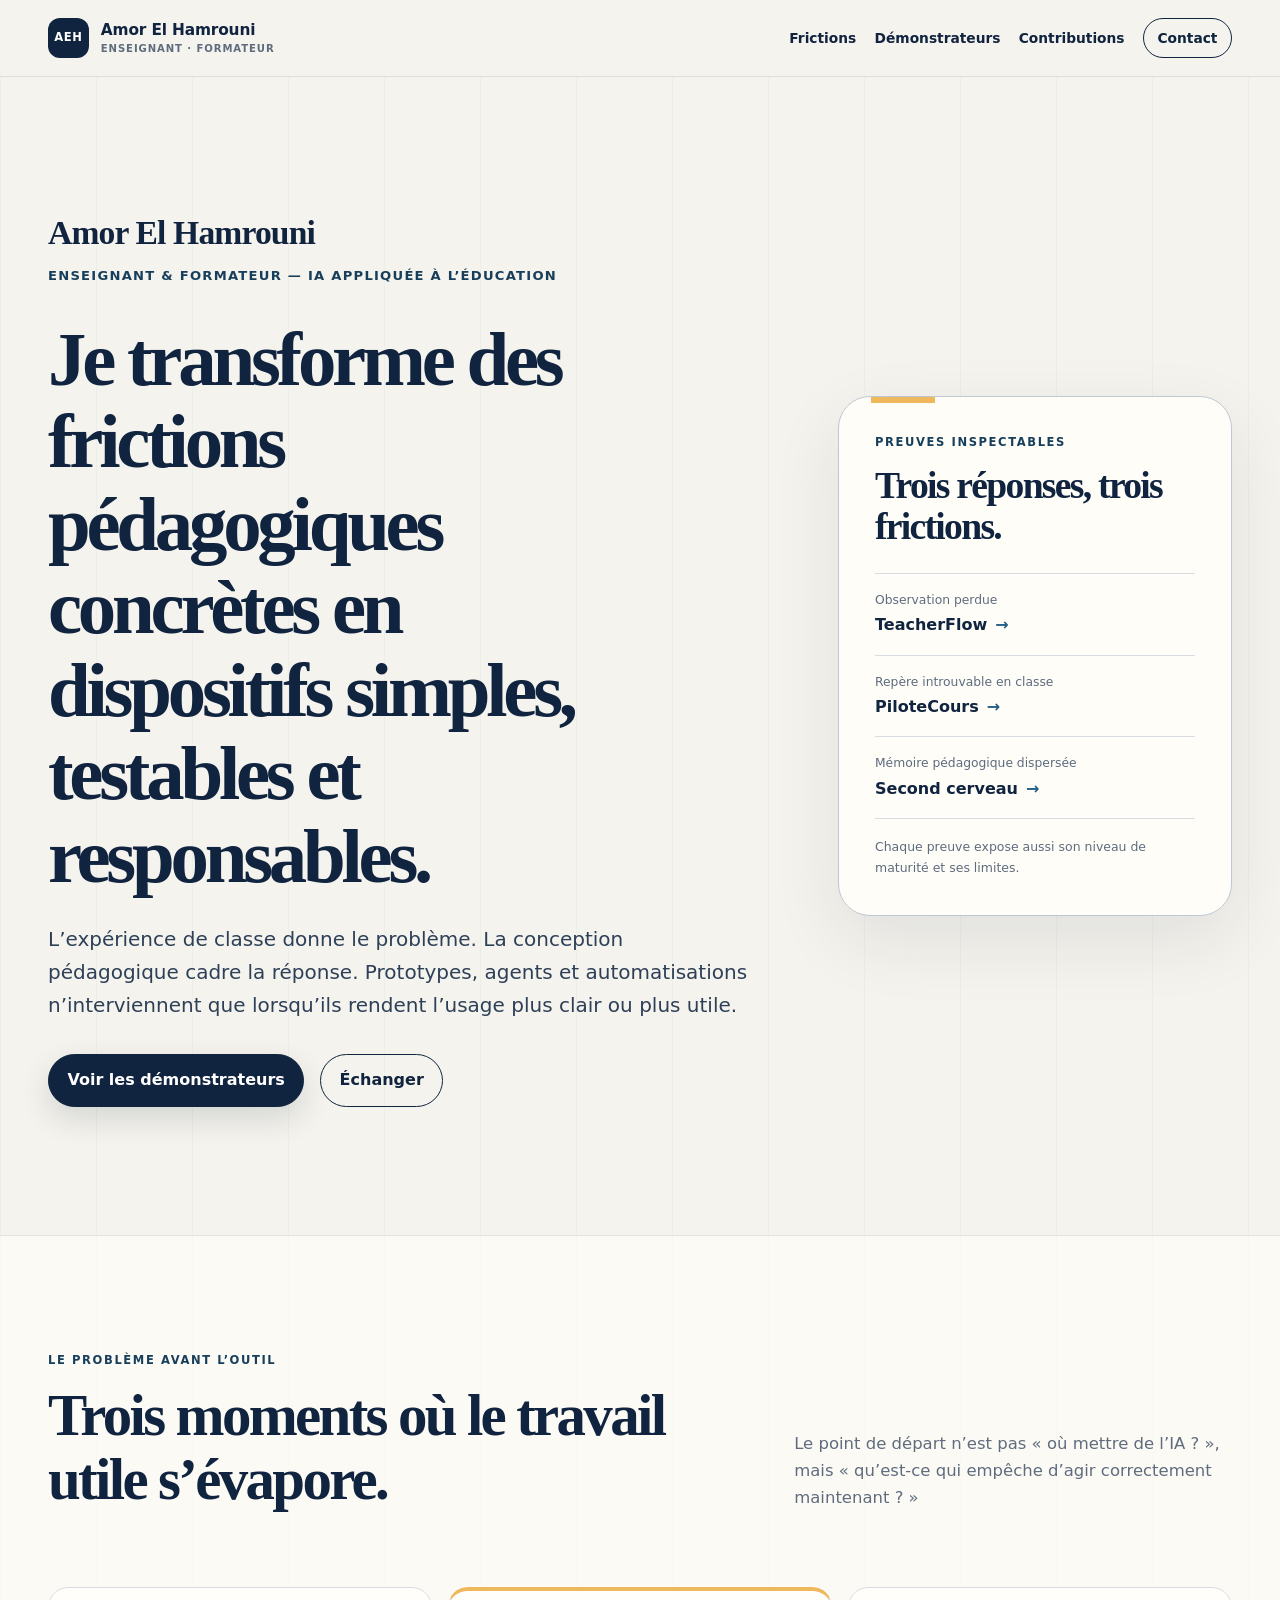
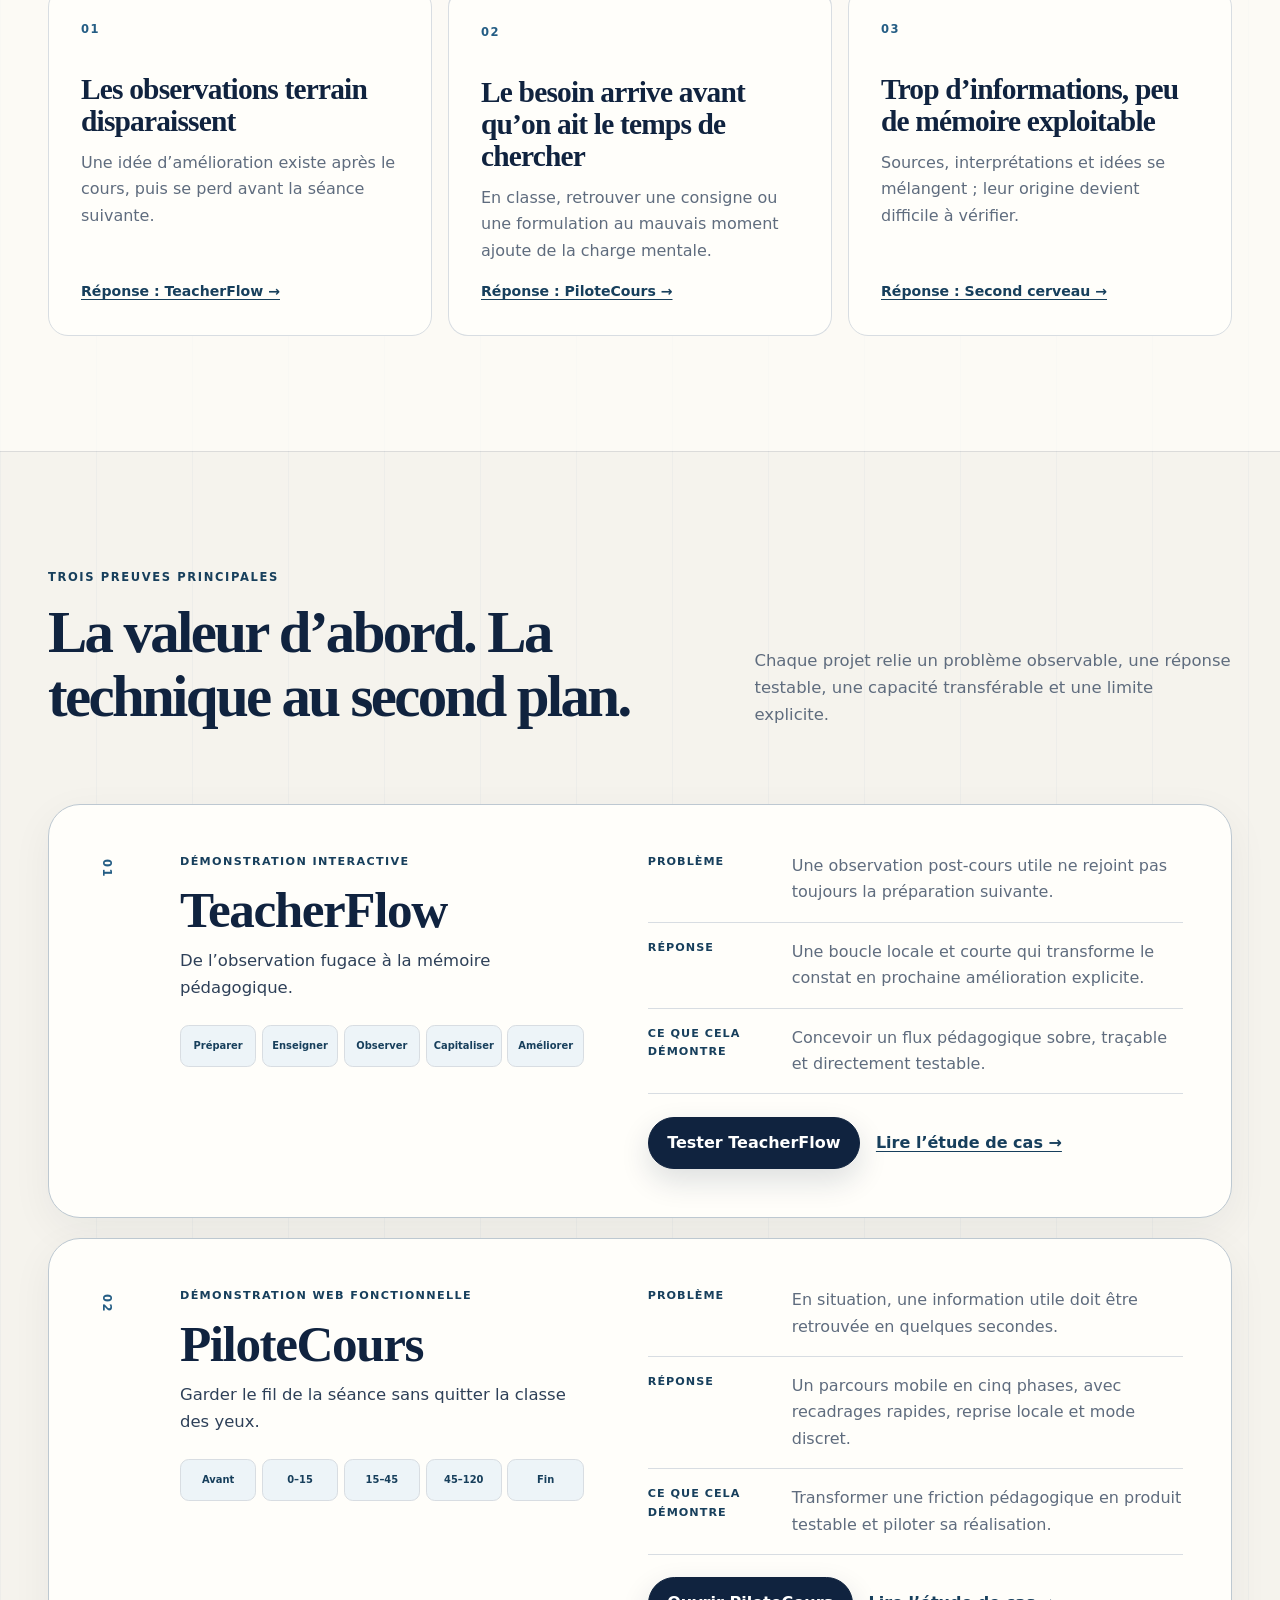
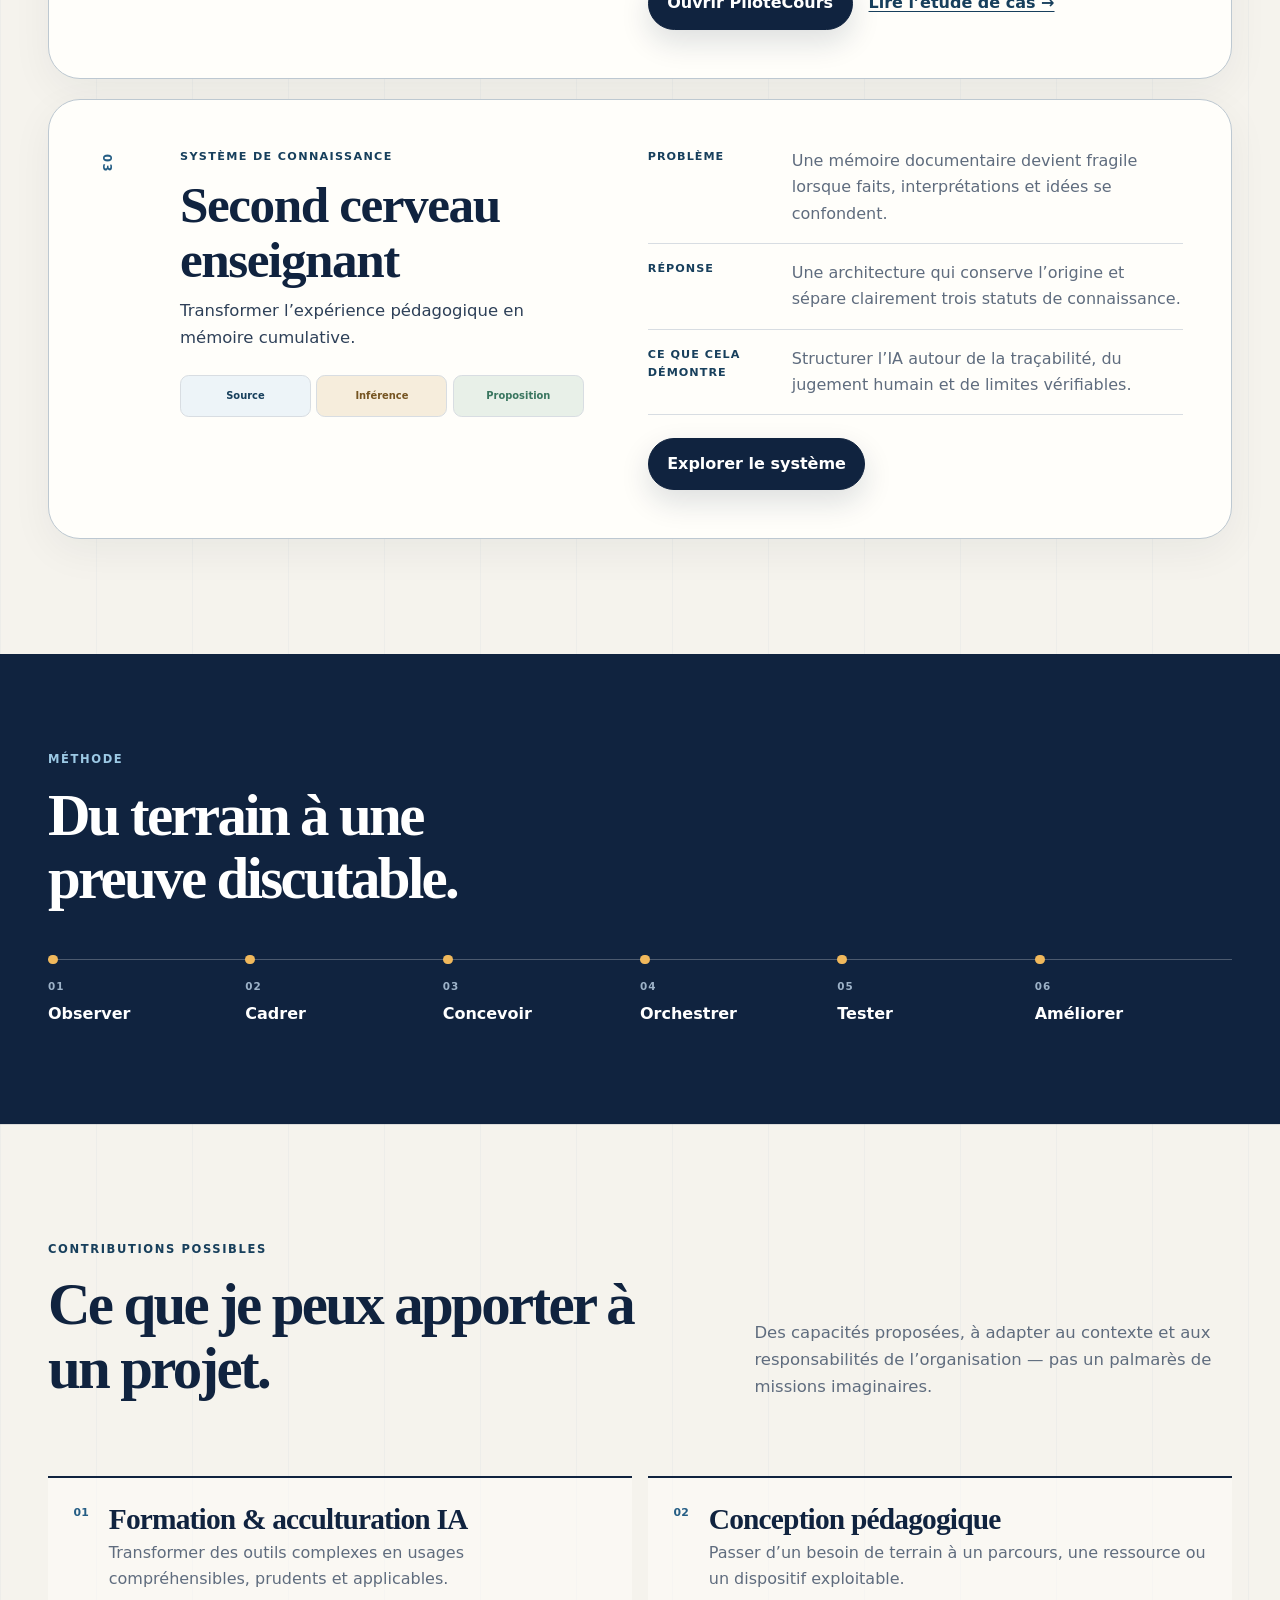
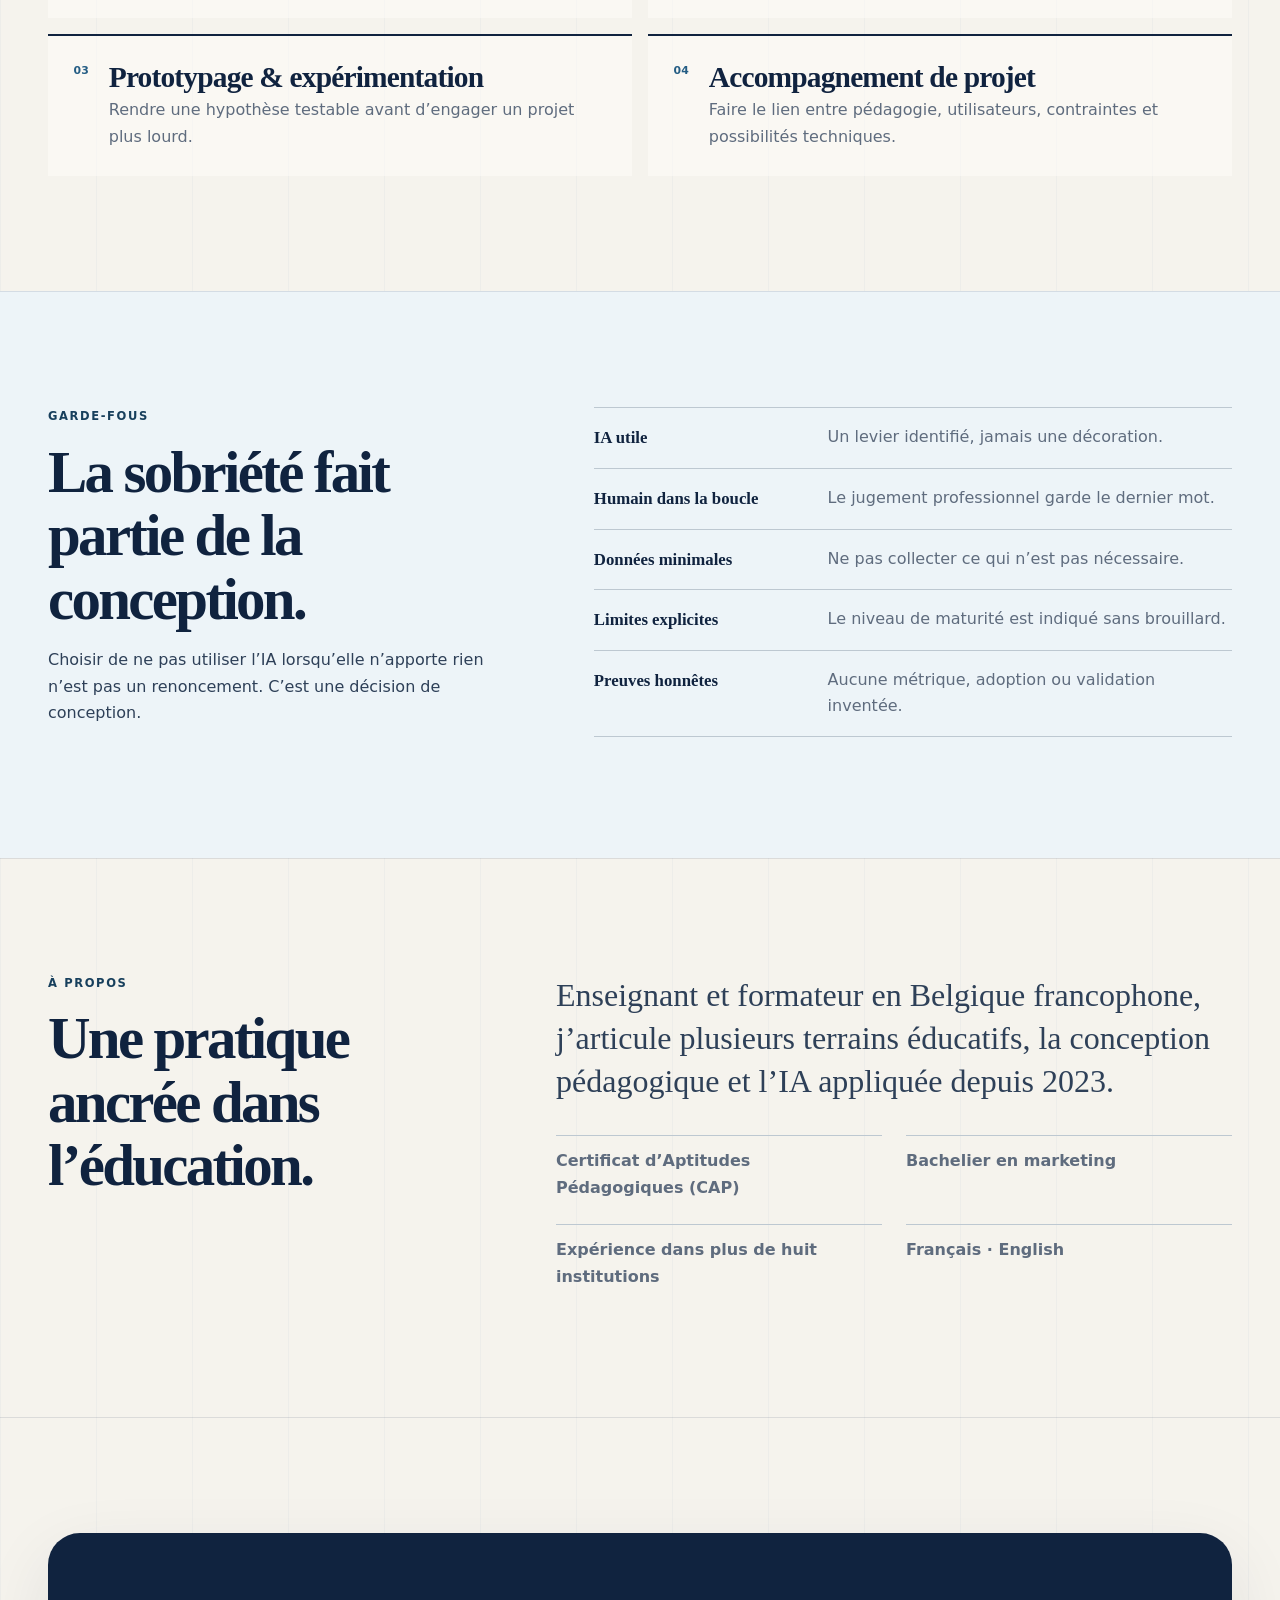
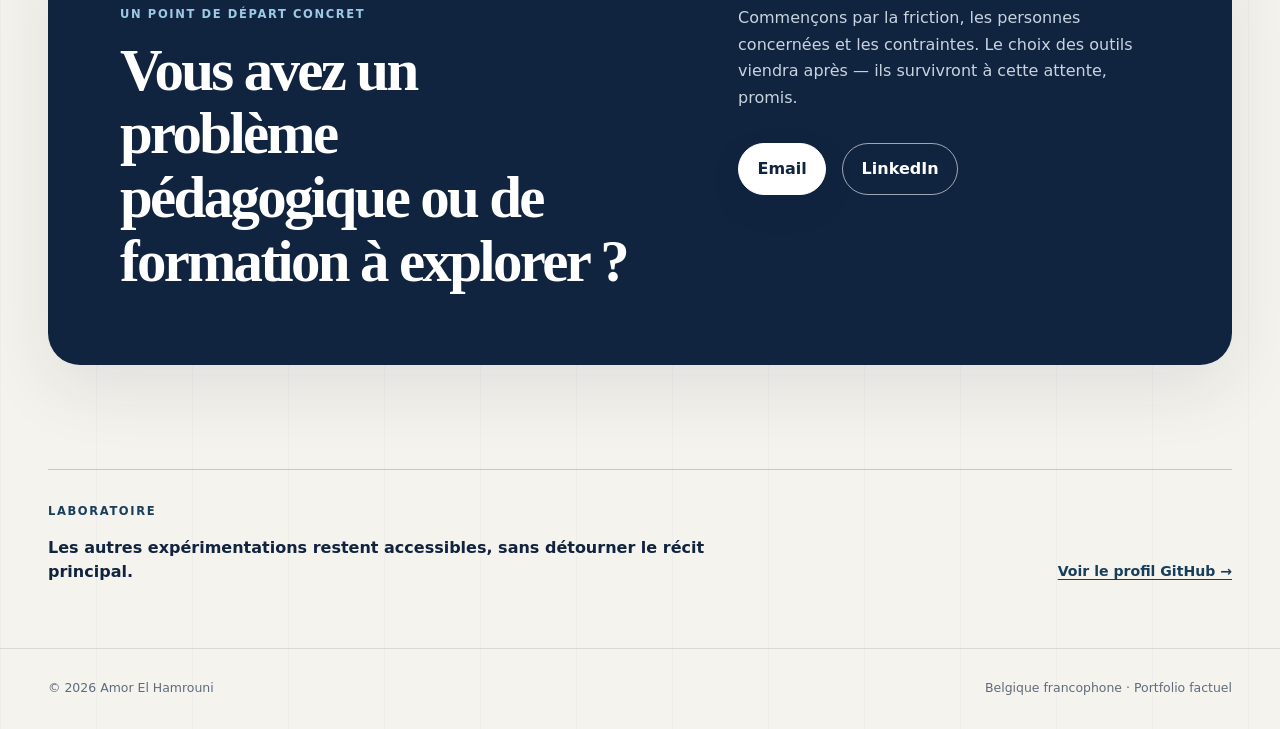
<file: site/index.html>
<!doctype html>
<html lang="fr">
  <head>
    <meta charset="utf-8" />
    <meta name="viewport" content="width=device-width, initial-scale=1" />
    <title>Amor El Hamrouni — IA appliquée à l’éducation, formation & conception pédagogique</title>
    <meta
      name="description"
      content="Portfolio d’Amor El Hamrouni, enseignant et formateur : des frictions pédagogiques transformées en dispositifs simples, testables et responsables."
    />
    <meta name="theme-color" content="#10233f" />
    <meta name="color-scheme" content="light" />
    <meta property="og:title" content="Amor El Hamrouni — IA appliquée à l’éducation" />
    <meta
      property="og:description"
      content="Trois preuves concrètes : TeacherFlow, PiloteCours et Second cerveau enseignant."
    />
    <meta property="og:type" content="website" />
    <meta property="og:locale" content="fr_BE" />
    <meta property="og:url" content="https://amoradvisory.github.io/Amoradvisory/" />
    <meta name="twitter:card" content="summary" />
    <link rel="canonical" href="https://amoradvisory.github.io/Amoradvisory/" />
    <link rel="icon" href="favicon.svg" type="image/svg+xml" />
    <link rel="stylesheet" href="styles.css" />
  </head>
  <body>
    <a class="skip-link" href="#contenu">Aller au contenu</a>

    <header class="site-header">
      <div class="container header-inner">
        <a class="brand" href="./" aria-label="Accueil — Amor El Hamrouni">
          <span class="brand-mark" aria-hidden="true">AEH</span>
          <span>
            <strong>Amor El Hamrouni</strong>
            <small>Enseignant · formateur</small>
          </span>
        </a>
        <nav class="nav" aria-label="Navigation principale">
          <a href="#frictions">Frictions</a>
          <a href="#demonstrateurs">Démonstrateurs</a>
          <a href="#contributions">Contributions</a>
          <a class="nav-cta" href="#contact">Contact</a>
        </nav>
      </div>
    </header>

    <main id="contenu">
      <section class="container hero" aria-labelledby="titre-principal">
        <div class="hero-copy">
          <p class="identity">Amor El Hamrouni</p>
          <p class="role">Enseignant & formateur — IA appliquée à l’éducation</p>
          <h1 id="titre-principal">Je transforme des frictions pédagogiques concrètes en dispositifs simples, testables et responsables.</h1>
          <p class="lede">
            L’expérience de classe donne le problème. La conception pédagogique cadre la réponse.
            Prototypes, agents et automatisations n’interviennent que lorsqu’ils rendent l’usage plus clair ou plus utile.
          </p>
          <div class="actions">
            <a class="button primary" href="#demonstrateurs">Voir les démonstrateurs</a>
            <a class="button" href="mailto:enseignant.be@gmail.com">Échanger</a>
          </div>
        </div>

        <aside class="hero-evidence" aria-labelledby="hero-evidence-title">
          <p class="eyebrow">Preuves inspectables</p>
          <h2 id="hero-evidence-title">Trois réponses, trois frictions.</h2>
          <ol>
            <li>
              <a href="https://amoradvisory.github.io/FlowPilot/teacher/">
                <span>Observation perdue</span>
                <strong>TeacherFlow</strong>
              </a>
            </li>
            <li>
              <a href="demos/pilotecours/">
                <span>Repère introuvable en classe</span>
                <strong>PiloteCours</strong>
              </a>
            </li>
            <li>
              <a href="cases/second-cerveau.html">
                <span>Mémoire pédagogique dispersée</span>
                <strong>Second cerveau</strong>
              </a>
            </li>
          </ol>
          <p class="evidence-note">Chaque preuve expose aussi son niveau de maturité et ses limites.</p>
        </aside>
      </section>

      <section class="section section-soft" id="frictions" aria-labelledby="titre-frictions">
        <div class="container">
          <div class="section-heading compact-heading">
            <div>
              <p class="eyebrow">Le problème avant l’outil</p>
              <h2 id="titre-frictions">Trois moments où le travail utile s’évapore.</h2>
            </div>
            <p>Le point de départ n’est pas « où mettre de l’IA ? », mais « qu’est-ce qui empêche d’agir correctement maintenant ? »</p>
          </div>

          <div class="friction-grid">
            <article class="friction-card">
              <span class="card-index">01</span>
              <h3>Les observations terrain disparaissent</h3>
              <p>Une idée d’amélioration existe après le cours, puis se perd avant la séance suivante.</p>
              <a href="#teacherflow">Réponse : TeacherFlow →</a>
            </article>
            <article class="friction-card">
              <span class="card-index">02</span>
              <h3>Le besoin arrive avant qu’on ait le temps de chercher</h3>
              <p>En classe, retrouver une consigne ou une formulation au mauvais moment ajoute de la charge mentale.</p>
              <a href="#pilotecours">Réponse : PiloteCours →</a>
            </article>
            <article class="friction-card">
              <span class="card-index">03</span>
              <h3>Trop d’informations, peu de mémoire exploitable</h3>
              <p>Sources, interprétations et idées se mélangent ; leur origine devient difficile à vérifier.</p>
              <a href="#second-cerveau">Réponse : Second cerveau →</a>
            </article>
          </div>
        </div>
      </section>

      <section class="section" id="demonstrateurs" aria-labelledby="titre-demonstrateurs">
        <div class="container">
          <div class="section-heading">
            <div>
              <p class="eyebrow">Trois preuves principales</p>
              <h2 id="titre-demonstrateurs">La valeur d’abord. La technique au second plan.</h2>
            </div>
            <p>Chaque projet relie un problème observable, une réponse testable, une capacité transférable et une limite explicite.</p>
          </div>

          <div class="proof-stack">
            <article class="proof-card" id="teacherflow">
              <div class="proof-number" aria-hidden="true">01</div>
              <div class="proof-intro">
                <p class="proof-type">Démonstration interactive</p>
                <h3>TeacherFlow</h3>
                <p class="proof-tagline">De l’observation fugace à la mémoire pédagogique.</p>
                <div class="process" aria-label="Parcours TeacherFlow">
                  <span>Préparer</span><span>Enseigner</span><span>Observer</span><span>Capitaliser</span><span>Améliorer</span>
                </div>
              </div>
              <div class="proof-details">
                <dl>
                  <div><dt>Problème</dt><dd>Une observation post-cours utile ne rejoint pas toujours la préparation suivante.</dd></div>
                  <div><dt>Réponse</dt><dd>Une boucle locale et courte qui transforme le constat en prochaine amélioration explicite.</dd></div>
                  <div><dt>Ce que cela démontre</dt><dd>Concevoir un flux pédagogique sobre, traçable et directement testable.</dd></div>
                </dl>
                <div class="proof-actions">
                  <a class="button primary" href="https://amoradvisory.github.io/FlowPilot/teacher/">Tester TeacherFlow</a>
                  <a class="text-link" href="cases/teacherflow.html">Lire l’étude de cas →</a>
                </div>
              </div>
            </article>

            <article class="proof-card" id="pilotecours">
              <div class="proof-number" aria-hidden="true">02</div>
              <div class="proof-intro">
                <p class="proof-type">Démonstration web fonctionnelle</p>
                <h3>PiloteCours</h3>
                <p class="proof-tagline">Garder le fil de la séance sans quitter la classe des yeux.</p>
                <div class="device-cue" aria-hidden="true">
                  <span>Avant</span><span>0–15</span><span>15–45</span><span>45–120</span><span>Fin</span>
                </div>
              </div>
              <div class="proof-details">
                <dl>
                  <div><dt>Problème</dt><dd>En situation, une information utile doit être retrouvée en quelques secondes.</dd></div>
                  <div><dt>Réponse</dt><dd>Un parcours mobile en cinq phases, avec recadrages rapides, reprise locale et mode discret.</dd></div>
                  <div><dt>Ce que cela démontre</dt><dd>Transformer une friction pédagogique en produit testable et piloter sa réalisation.</dd></div>
                </dl>
                <div class="proof-actions">
                  <a class="button primary" href="demos/pilotecours/">Ouvrir PiloteCours</a>
                  <a class="text-link" href="cases/pilotecours.html">Lire l’étude de cas →</a>
                </div>
              </div>
            </article>

            <article class="proof-card" id="second-cerveau">
              <div class="proof-number" aria-hidden="true">03</div>
              <div class="proof-intro">
                <p class="proof-type">Système de connaissance</p>
                <h3>Second cerveau enseignant</h3>
                <p class="proof-tagline">Transformer l’expérience pédagogique en mémoire cumulative.</p>
                <div class="status-chain" aria-label="Statuts de connaissance">
                  <span>Source</span><span>Inférence</span><span>Proposition</span>
                </div>
              </div>
              <div class="proof-details">
                <dl>
                  <div><dt>Problème</dt><dd>Une mémoire documentaire devient fragile lorsque faits, interprétations et idées se confondent.</dd></div>
                  <div><dt>Réponse</dt><dd>Une architecture qui conserve l’origine et sépare clairement trois statuts de connaissance.</dd></div>
                  <div><dt>Ce que cela démontre</dt><dd>Structurer l’IA autour de la traçabilité, du jugement humain et de limites vérifiables.</dd></div>
                </dl>
                <div class="proof-actions">
                  <a class="button primary" href="cases/second-cerveau.html">Explorer le système</a>
                </div>
              </div>
            </article>
          </div>
        </div>
      </section>

      <section class="method-band" id="methode" aria-labelledby="titre-methode">
        <div class="container">
          <p class="eyebrow">Méthode</p>
          <h2 id="titre-methode">Du terrain à une preuve discutable.</h2>
          <ol class="method-flow">
            <li><span>01</span>Observer</li>
            <li><span>02</span>Cadrer</li>
            <li><span>03</span>Concevoir</li>
            <li><span>04</span>Orchestrer</li>
            <li><span>05</span>Tester</li>
            <li><span>06</span>Améliorer</li>
          </ol>
        </div>
      </section>

      <section class="section" id="contributions" aria-labelledby="titre-contributions">
        <div class="container">
          <div class="section-heading">
            <div>
              <p class="eyebrow">Contributions possibles</p>
              <h2 id="titre-contributions">Ce que je peux apporter à un projet.</h2>
            </div>
            <p>Des capacités proposées, à adapter au contexte et aux responsabilités de l’organisation — pas un palmarès de missions imaginaires.</p>
          </div>
          <div class="contribution-grid">
            <article><span>01</span><h3>Formation & acculturation IA</h3><p>Transformer des outils complexes en usages compréhensibles, prudents et applicables.</p></article>
            <article><span>02</span><h3>Conception pédagogique</h3><p>Passer d’un besoin de terrain à un parcours, une ressource ou un dispositif exploitable.</p></article>
            <article><span>03</span><h3>Prototypage & expérimentation</h3><p>Rendre une hypothèse testable avant d’engager un projet plus lourd.</p></article>
            <article><span>04</span><h3>Accompagnement de projet</h3><p>Faire le lien entre pédagogie, utilisateurs, contraintes et possibilités techniques.</p></article>
          </div>
        </div>
      </section>

      <section class="section section-guardrails" id="garde-fous" aria-labelledby="titre-garde-fous">
        <div class="container guardrail-layout">
          <div>
            <p class="eyebrow">Garde-fous</p>
            <h2 id="titre-garde-fous">La sobriété fait partie de la conception.</h2>
            <p>Choisir de ne pas utiliser l’IA lorsqu’elle n’apporte rien n’est pas un renoncement. C’est une décision de conception.</p>
          </div>
          <ul class="guardrail-list">
            <li><strong>IA utile</strong><span>Un levier identifié, jamais une décoration.</span></li>
            <li><strong>Humain dans la boucle</strong><span>Le jugement professionnel garde le dernier mot.</span></li>
            <li><strong>Données minimales</strong><span>Ne pas collecter ce qui n’est pas nécessaire.</span></li>
            <li><strong>Limites explicites</strong><span>Le niveau de maturité est indiqué sans brouillard.</span></li>
            <li><strong>Preuves honnêtes</strong><span>Aucune métrique, adoption ou validation inventée.</span></li>
          </ul>
        </div>
      </section>

      <section class="section" id="a-propos" aria-labelledby="titre-a-propos">
        <div class="container about-layout">
          <div>
            <p class="eyebrow">À propos</p>
            <h2 id="titre-a-propos">Une pratique ancrée dans l’éducation.</h2>
          </div>
          <div>
            <p class="about-lede">Enseignant et formateur en Belgique francophone, j’articule plusieurs terrains éducatifs, la conception pédagogique et l’IA appliquée depuis 2023.</p>
            <ul class="fact-list">
              <li>Certificat d’Aptitudes Pédagogiques (CAP)</li>
              <li>Bachelier en marketing</li>
              <li>Expérience dans plus de huit institutions</li>
              <li>Français · English</li>
            </ul>
          </div>
        </div>
      </section>

      <section class="section contact-section" id="contact" aria-labelledby="titre-contact">
        <div class="container contact-panel">
          <div>
            <p class="eyebrow">Un point de départ concret</p>
            <h2 id="titre-contact">Vous avez un problème pédagogique ou de formation à explorer&nbsp;?</h2>
          </div>
          <div>
            <p>Commençons par la friction, les personnes concernées et les contraintes. Le choix des outils viendra après — ils survivront à cette attente, promis.</p>
            <div class="actions">
              <a class="button primary" href="mailto:enseignant.be@gmail.com">Email</a>
              <a class="button" href="https://www.linkedin.com/in/amor-el-hamrouni/">LinkedIn</a>
            </div>
          </div>
        </div>
      </section>

      <section class="laboratory" aria-labelledby="titre-laboratoire">
        <div class="container laboratory-inner">
          <div>
            <p class="eyebrow">Laboratoire</p>
            <h2 id="titre-laboratoire">Les autres expérimentations restent accessibles, sans détourner le récit principal.</h2>
          </div>
          <a href="https://github.com/Amoradvisory">Voir le profil GitHub →</a>
        </div>
      </section>
    </main>

    <footer class="site-footer">
      <div class="container footer-inner">
        <span>© 2026 Amor El Hamrouni</span>
        <span>Belgique francophone · Portfolio factuel</span>
      </div>
    </footer>
  </body>
</html>
</file>
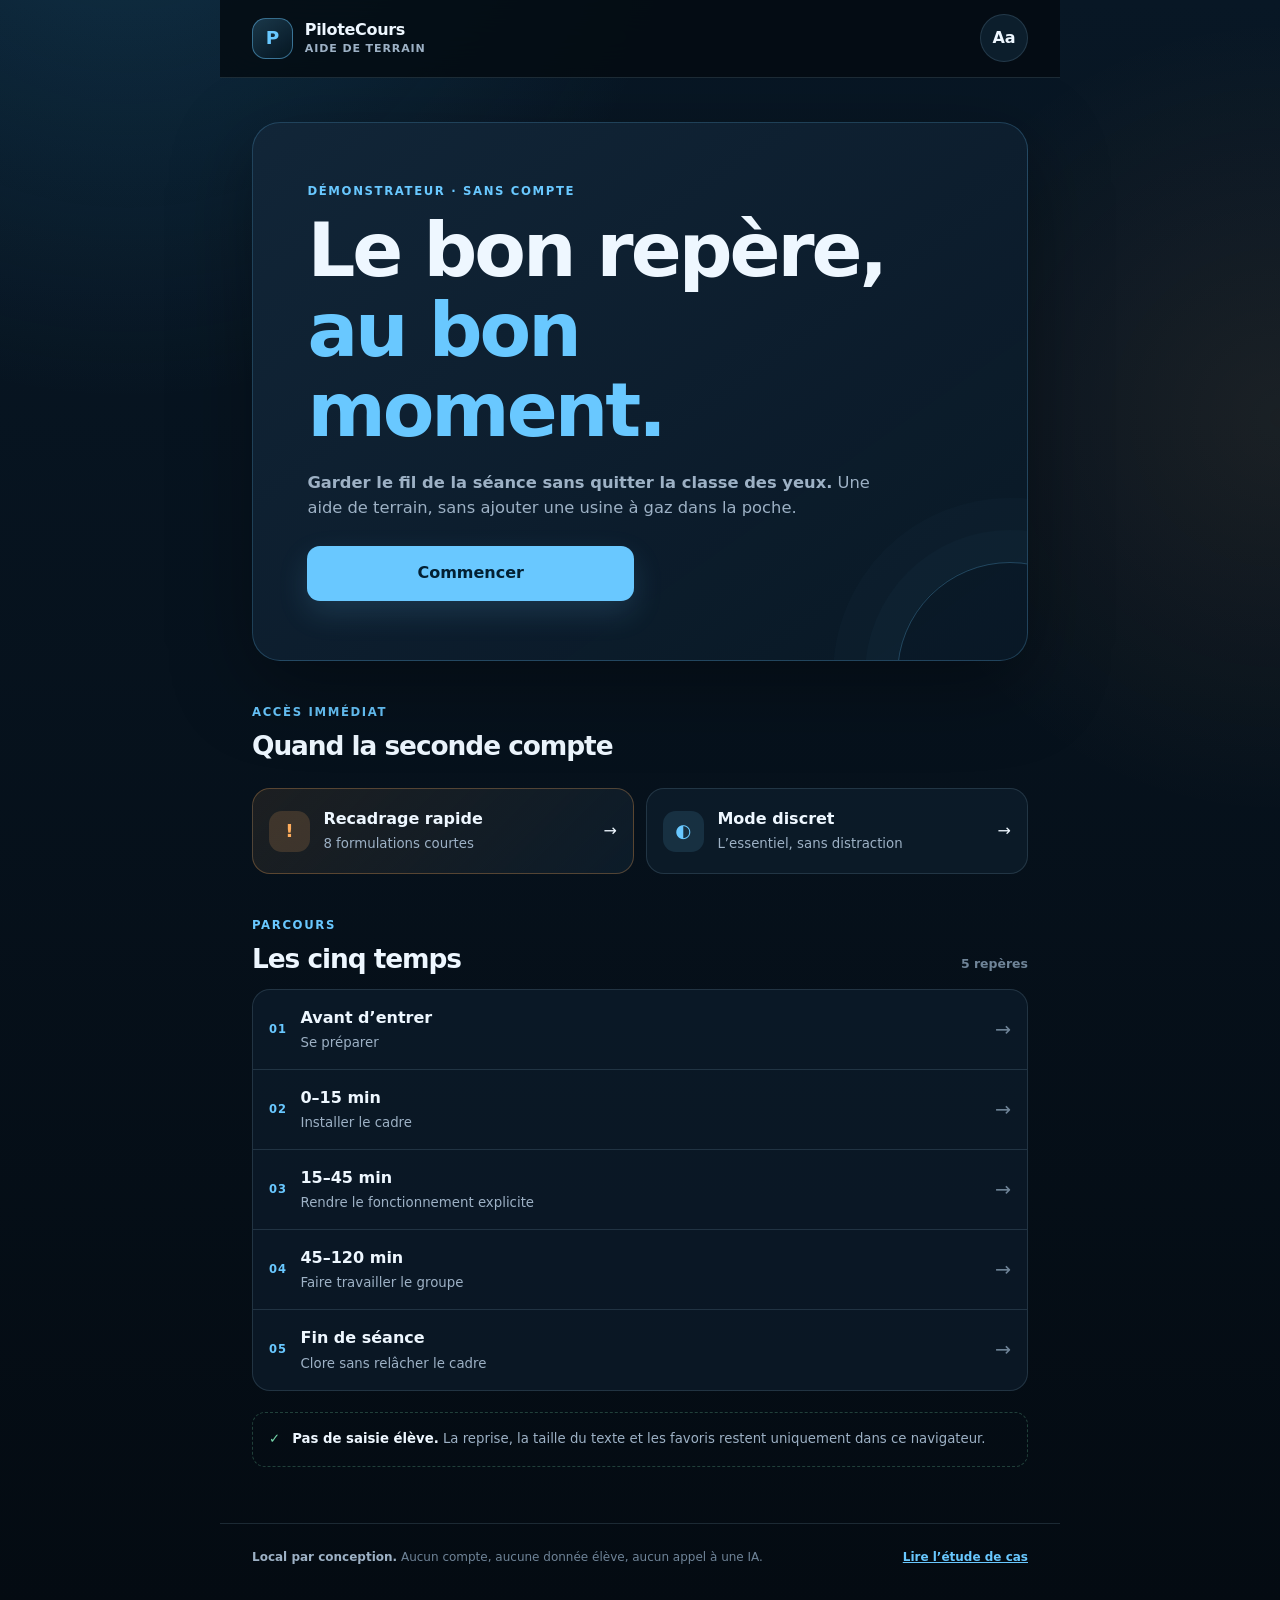
<file: site/demos/pilotecours/index.html>
<!doctype html>
<html lang="fr">
  <head>
    <meta charset="utf-8" />
    <meta name="viewport" content="width=device-width, initial-scale=1" />
    <title>PiloteCours — aide de terrain pour garder le fil d’une séance</title>
    <meta
      name="description"
      content="Démonstrateur mobile-first : cinq phases, recadrages rapides et mode discret pour garder le fil d’une séance, sans compte ni donnée élève."
    />
    <meta name="theme-color" content="#07131f" />
    <meta name="color-scheme" content="dark" />
    <meta property="og:title" content="PiloteCours — garder le fil d’une séance" />
    <meta
      property="og:description"
      content="Un démonstrateur local, simple et discret pour retrouver le bon repère au bon moment."
    />
    <meta property="og:type" content="website" />
    <meta property="og:locale" content="fr_BE" />
    <meta property="og:url" content="https://amoradvisory.github.io/Amoradvisory/demos/pilotecours/" />
    <meta name="twitter:card" content="summary" />
    <link rel="canonical" href="https://amoradvisory.github.io/Amoradvisory/demos/pilotecours/" />
    <link rel="icon" href="icon.svg" type="image/svg+xml" />
    <link rel="manifest" href="manifest.webmanifest" />
    <link rel="stylesheet" href="styles.css" />
  </head>
  <body data-text-scale="normal">
    <a class="skip-link" href="#app-main">Aller au contenu</a>

    <header class="app-header">
      <a class="brand" href="../../" aria-label="Retour au portfolio d’Amor El Hamrouni">
        <span class="brand-mark" aria-hidden="true">P</span>
        <span>
          <strong>PiloteCours</strong>
          <small>Aide de terrain</small>
        </span>
      </a>
      <button class="icon-button" type="button" data-action="text-scale" aria-label="Agrandir le texte">
        <span aria-hidden="true">Aa</span>
      </button>
    </header>

    <main id="app-main" tabindex="-1">
      <div id="app">
        <section class="screen static-fallback" aria-labelledby="fallback-title">
          <p class="eyebrow">Démonstrateur local</p>
          <h1 id="fallback-title">Le bon repère, au bon moment.</h1>
          <p>Activez JavaScript pour parcourir les cinq phases, les recadrages rapides et le mode discret.</p>
          <ol>
            <li>Avant d’entrer</li>
            <li>0–15 min</li>
            <li>15–45 min</li>
            <li>45–120 min</li>
            <li>Fin de séance</li>
          </ol>
        </section>
      </div>
    </main>

    <footer class="app-footer">
      <p><strong>Local par conception.</strong> Aucun compte, aucune donnée élève, aucun appel à une IA.</p>
      <a href="../../cases/pilotecours.html">Lire l’étude de cas</a>
    </footer>

    <div class="reframe-overlay" data-overlay hidden>
      <button type="button" class="overlay-close" data-action="close-reframe">Fermer</button>
      <p data-overlay-phrase></p>
    </div>

    <script type="module" src="app.js"></script>
  </body>
</html>
</file>
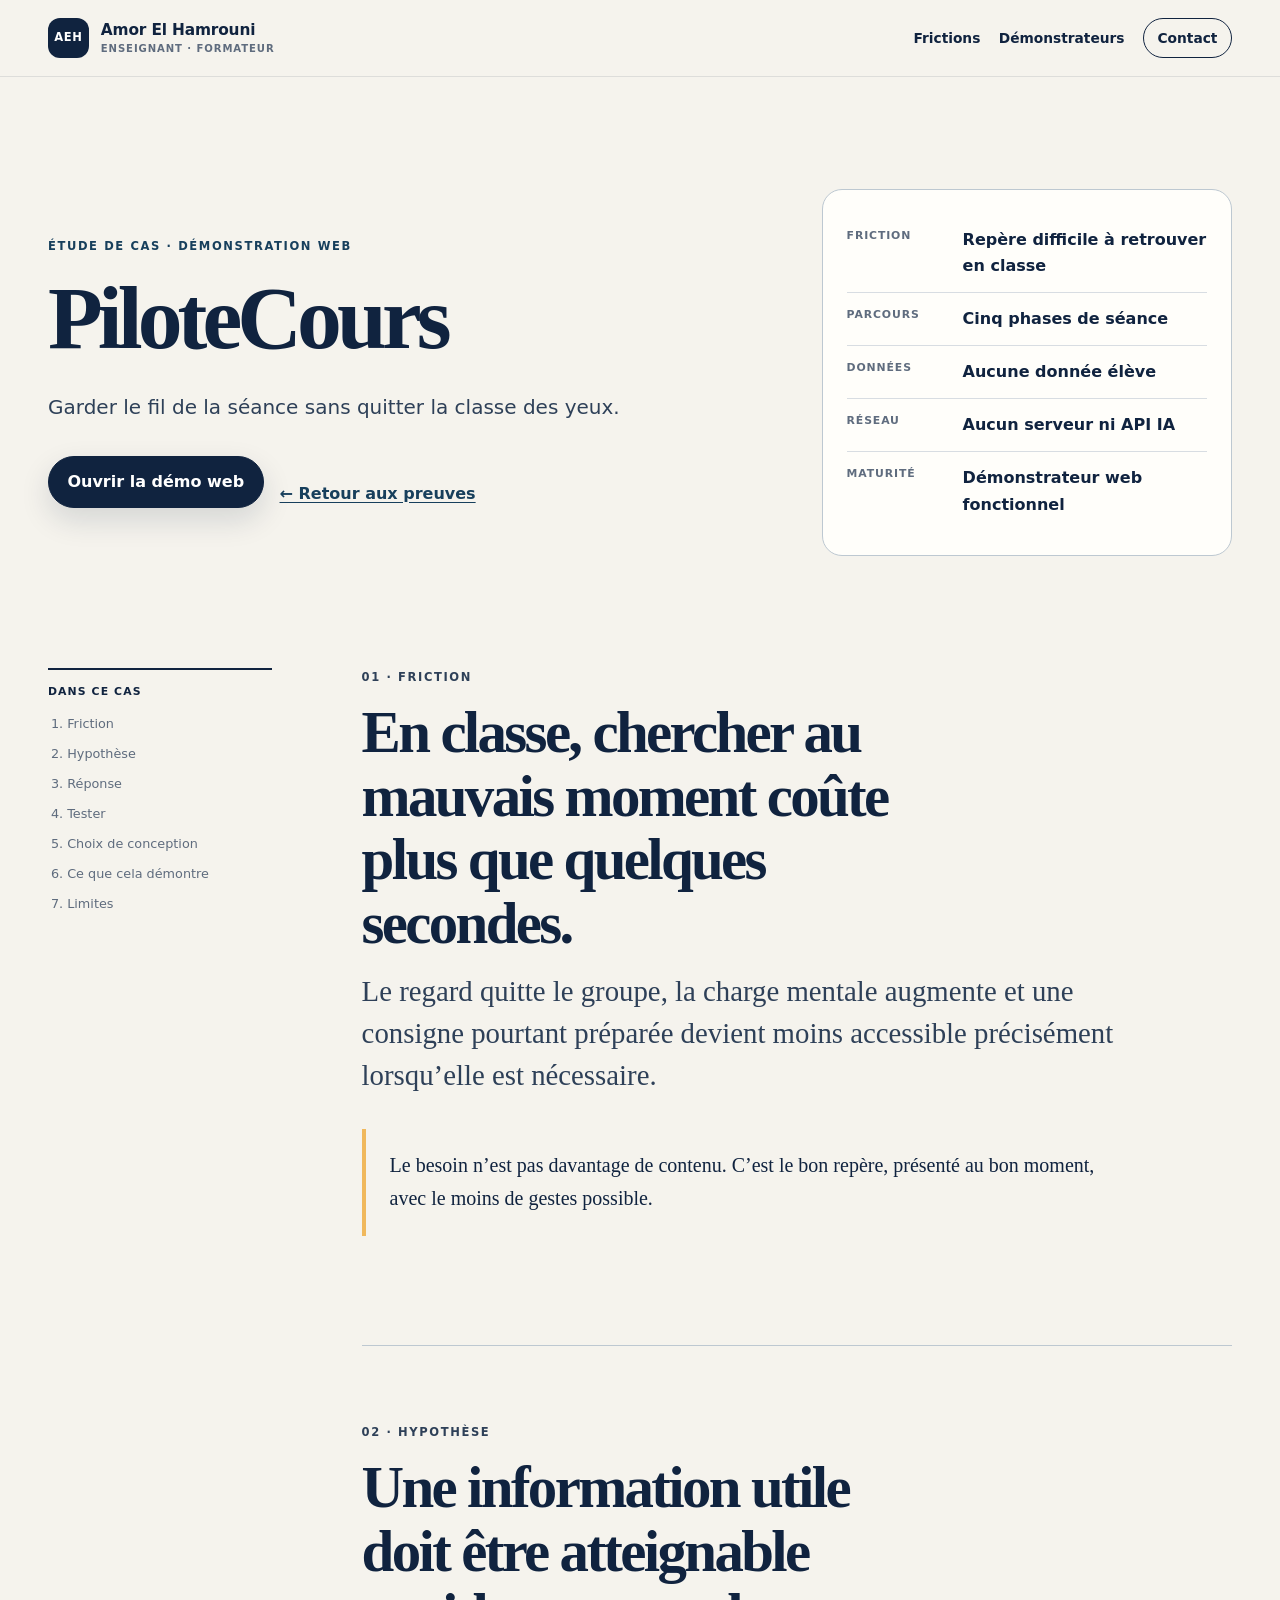
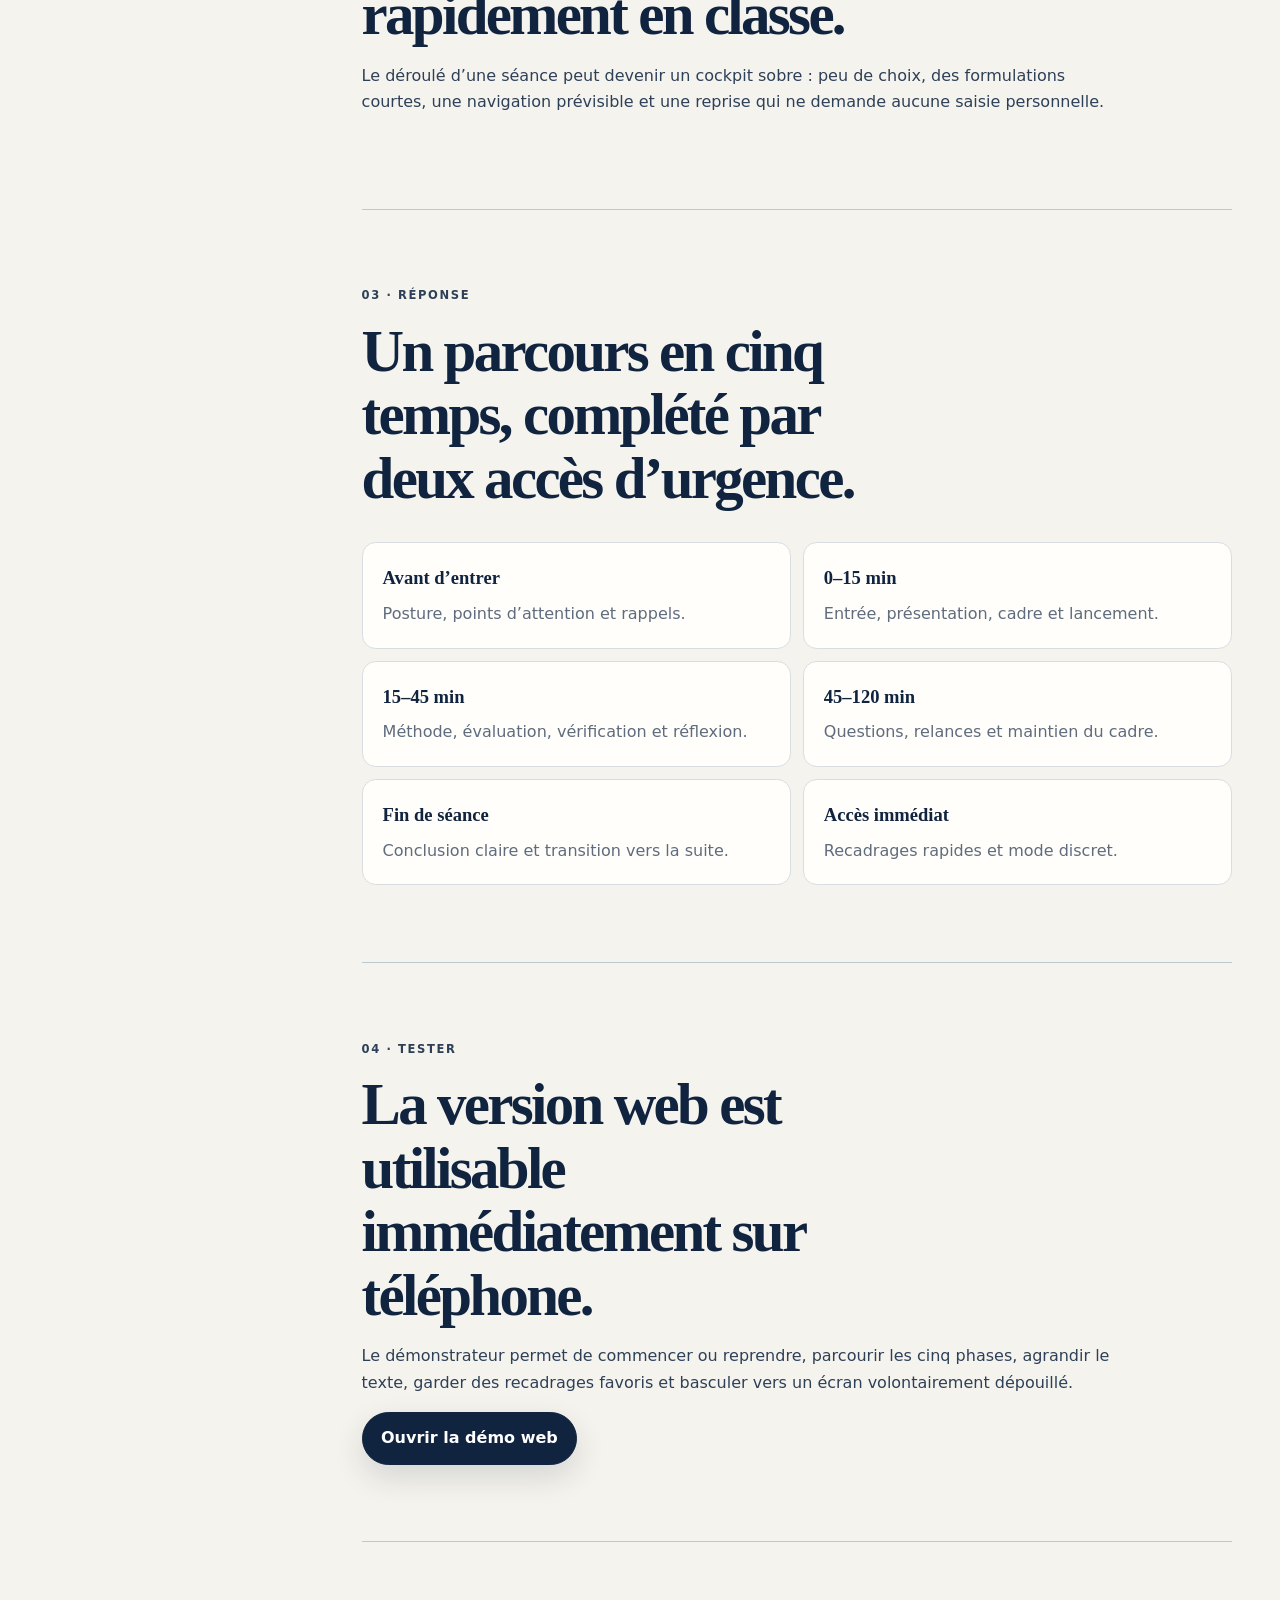
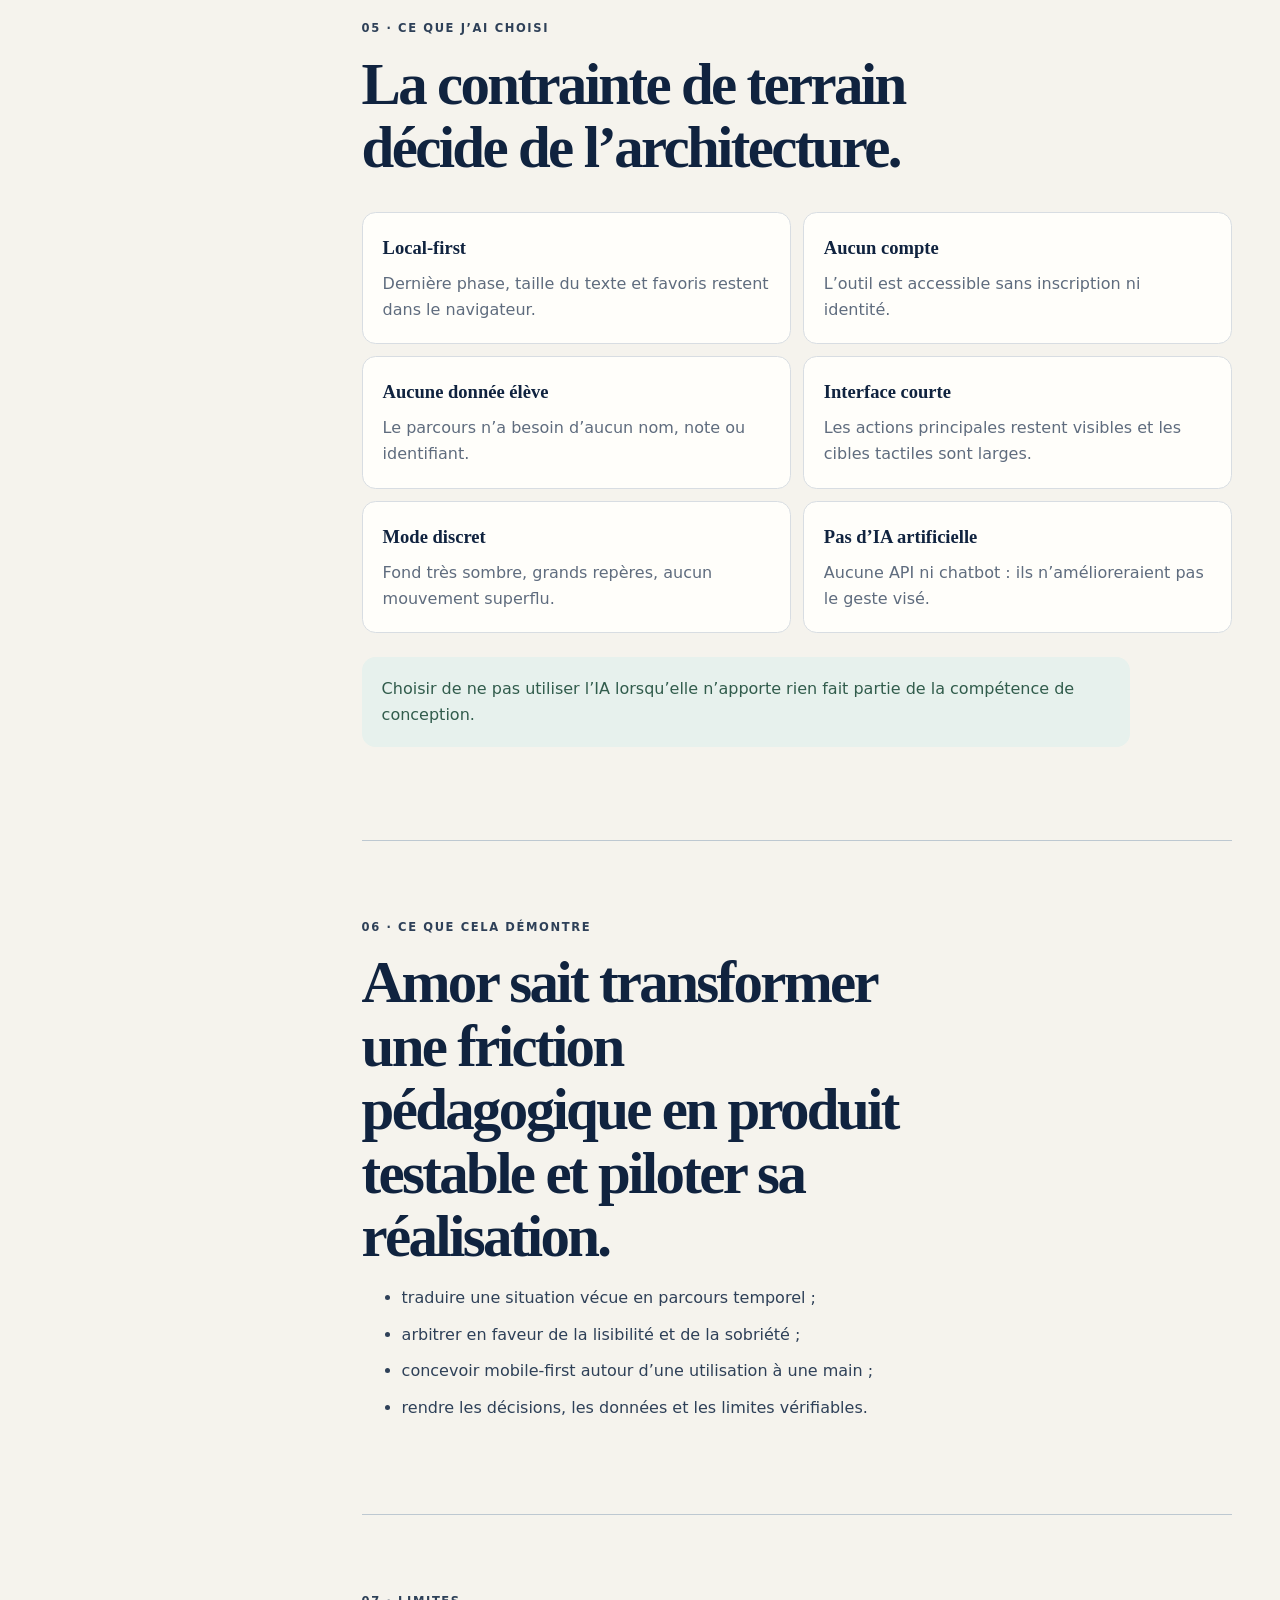
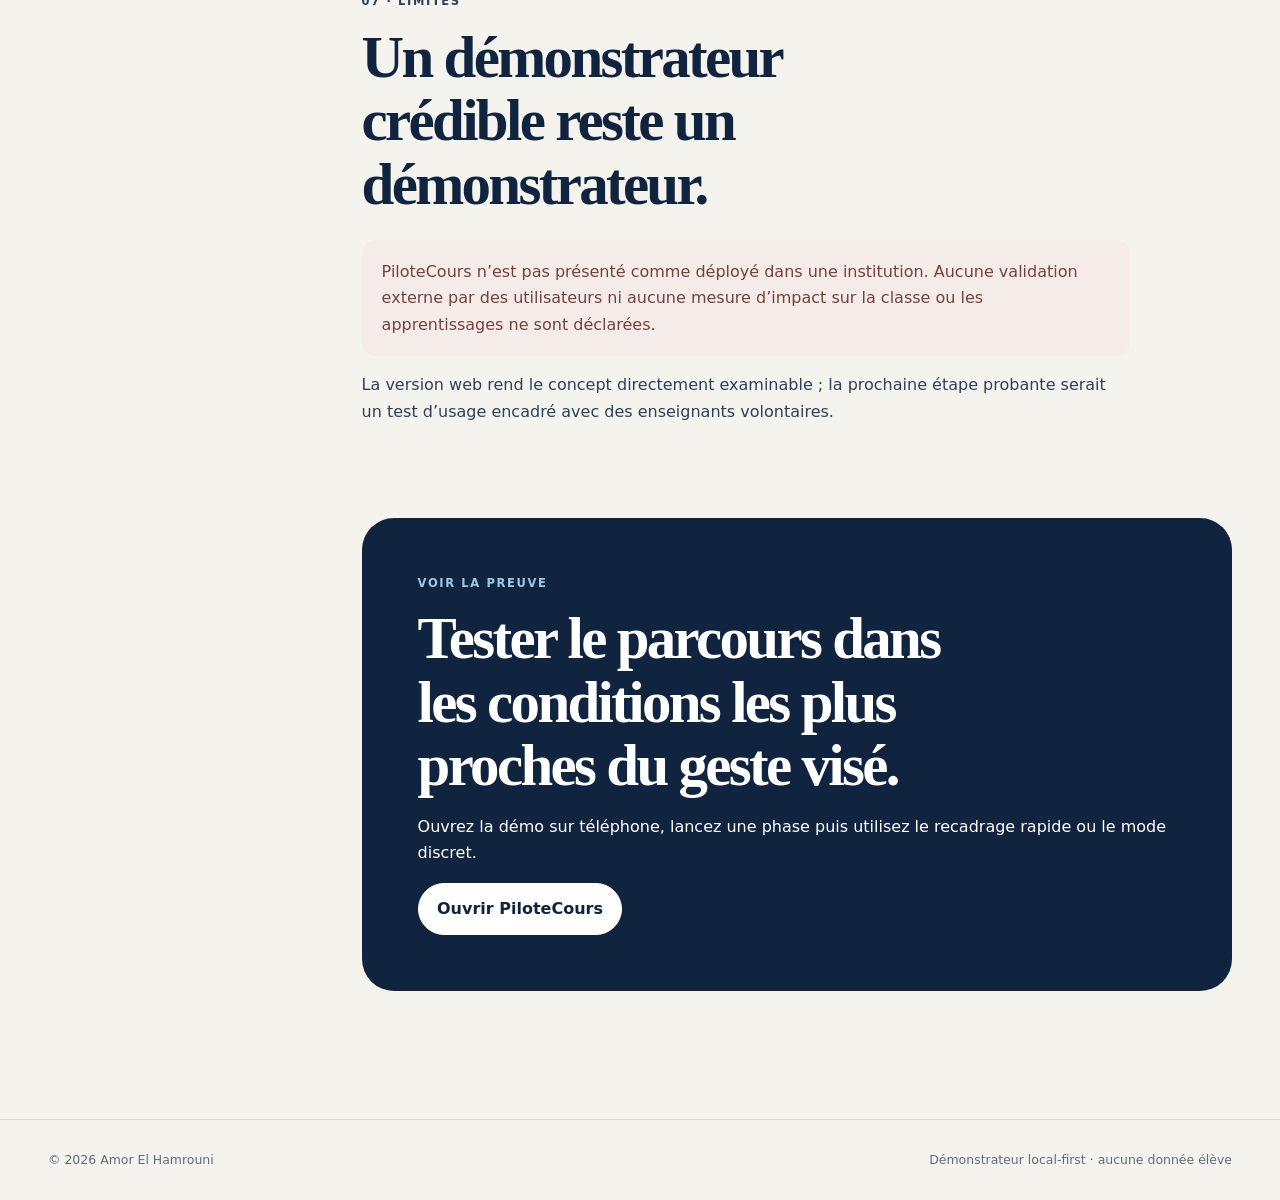
<file: site/cases/pilotecours.html>
<!doctype html>
<html lang="fr">
  <head>
    <meta charset="utf-8" />
    <meta name="viewport" content="width=device-width, initial-scale=1" />
    <title>PiloteCours — une friction de classe transformée en produit testable | Amor El Hamrouni</title>
    <meta
      name="description"
      content="Étude de cas PiloteCours : cinq phases, recadrages rapides, reprise locale et mode discret, sans compte ni donnée élève."
    />
    <meta name="theme-color" content="#10233f" />
    <meta property="og:title" content="PiloteCours — étude de cas" />
    <meta property="og:description" content="Garder le fil de la séance sans quitter la classe des yeux." />
    <meta property="og:type" content="article" />
    <meta property="og:locale" content="fr_BE" />
    <meta property="og:url" content="https://amoradvisory.github.io/Amoradvisory/cases/pilotecours.html" />
    <link rel="canonical" href="https://amoradvisory.github.io/Amoradvisory/cases/pilotecours.html" />
    <link rel="icon" href="../favicon.svg" type="image/svg+xml" />
    <link rel="stylesheet" href="../styles.css" />
  </head>
  <body class="case-page">
    <a class="skip-link" href="#contenu">Aller au contenu</a>
    <header class="site-header">
      <div class="container header-inner">
        <a class="brand" href="../">
          <span class="brand-mark" aria-hidden="true">AEH</span>
          <span><strong>Amor El Hamrouni</strong><small>Enseignant · formateur</small></span>
        </a>
        <nav class="nav" aria-label="Navigation principale">
          <a href="../#frictions">Frictions</a>
          <a href="../#demonstrateurs">Démonstrateurs</a>
          <a class="nav-cta" href="../#contact">Contact</a>
        </nav>
      </div>
    </header>

    <main id="contenu" class="container">
      <section class="case-hero" aria-labelledby="titre-cas">
        <div>
          <p class="eyebrow">Étude de cas · démonstration web</p>
          <h1 id="titre-cas">PiloteCours</h1>
          <p class="lede">Garder le fil de la séance sans quitter la classe des yeux.</p>
          <div class="case-actions">
            <a class="button primary" href="../demos/pilotecours/">Ouvrir la démo web</a>
            <a class="back-link" href="../#demonstrateurs">← Retour aux preuves</a>
          </div>
        </div>
        <aside class="case-summary" aria-label="Résumé du démonstrateur">
          <dl>
            <div><dt>Friction</dt><dd>Repère difficile à retrouver en classe</dd></div>
            <div><dt>Parcours</dt><dd>Cinq phases de séance</dd></div>
            <div><dt>Données</dt><dd>Aucune donnée élève</dd></div>
            <div><dt>Réseau</dt><dd>Aucun serveur ni API IA</dd></div>
            <div><dt>Maturité</dt><dd>Démonstrateur web fonctionnel</dd></div>
          </dl>
        </aside>
      </section>

      <div class="case-layout">
        <aside class="case-toc" aria-label="Sommaire">
          <p>Dans ce cas</p>
          <ol>
            <li><a href="#friction">Friction</a></li>
            <li><a href="#hypothese">Hypothèse</a></li>
            <li><a href="#reponse">Réponse</a></li>
            <li><a href="#tester">Tester</a></li>
            <li><a href="#choix">Choix de conception</a></li>
            <li><a href="#preuve">Ce que cela démontre</a></li>
            <li><a href="#limites">Limites</a></li>
          </ol>
        </aside>

        <article class="case-content">
          <section id="friction">
            <p class="eyebrow">01 · Friction</p>
            <h2>En classe, chercher au mauvais moment coûte plus que quelques secondes.</h2>
            <p class="large">Le regard quitte le groupe, la charge mentale augmente et une consigne pourtant préparée devient moins accessible précisément lorsqu’elle est nécessaire.</p>
            <blockquote>Le besoin n’est pas davantage de contenu. C’est le bon repère, présenté au bon moment, avec le moins de gestes possible.</blockquote>
          </section>

          <section id="hypothese">
            <p class="eyebrow">02 · Hypothèse</p>
            <h2>Une information utile doit être atteignable rapidement en classe.</h2>
            <p>Le déroulé d’une séance peut devenir un cockpit sobre : peu de choix, des formulations courtes, une navigation prévisible et une reprise qui ne demande aucune saisie personnelle.</p>
          </section>

          <section id="reponse">
            <p class="eyebrow">03 · Réponse</p>
            <h2>Un parcours en cinq temps, complété par deux accès d’urgence.</h2>
            <div class="decision-grid">
              <div class="decision"><strong>Avant d’entrer</strong>Posture, points d’attention et rappels.</div>
              <div class="decision"><strong>0–15 min</strong>Entrée, présentation, cadre et lancement.</div>
              <div class="decision"><strong>15–45 min</strong>Méthode, évaluation, vérification et réflexion.</div>
              <div class="decision"><strong>45–120 min</strong>Questions, relances et maintien du cadre.</div>
              <div class="decision"><strong>Fin de séance</strong>Conclusion claire et transition vers la suite.</div>
              <div class="decision"><strong>Accès immédiat</strong>Recadrages rapides et mode discret.</div>
            </div>
          </section>

          <section id="tester">
            <p class="eyebrow">04 · Tester</p>
            <h2>La version web est utilisable immédiatement sur téléphone.</h2>
            <p>Le démonstrateur permet de commencer ou reprendre, parcourir les cinq phases, agrandir le texte, garder des recadrages favoris et basculer vers un écran volontairement dépouillé.</p>
            <a class="button primary" href="../demos/pilotecours/">Ouvrir la démo web</a>
          </section>

          <section id="choix">
            <p class="eyebrow">05 · Ce que j’ai choisi</p>
            <h2>La contrainte de terrain décide de l’architecture.</h2>
            <div class="choice-grid">
              <div class="choice"><strong>Local-first</strong>Dernière phase, taille du texte et favoris restent dans le navigateur.</div>
              <div class="choice"><strong>Aucun compte</strong>L’outil est accessible sans inscription ni identité.</div>
              <div class="choice"><strong>Aucune donnée élève</strong>Le parcours n’a besoin d’aucun nom, note ou identifiant.</div>
              <div class="choice"><strong>Interface courte</strong>Les actions principales restent visibles et les cibles tactiles sont larges.</div>
              <div class="choice"><strong>Mode discret</strong>Fond très sombre, grands repères, aucun mouvement superflu.</div>
              <div class="choice"><strong>Pas d’IA artificielle</strong>Aucune API ni chatbot : ils n’amélioreraient pas le geste visé.</div>
            </div>
            <p class="safe-note">Choisir de ne pas utiliser l’IA lorsqu’elle n’apporte rien fait partie de la compétence de conception.</p>
          </section>

          <section id="preuve">
            <p class="eyebrow">06 · Ce que cela démontre</p>
            <h2>Amor sait transformer une friction pédagogique en produit testable et piloter sa réalisation.</h2>
            <ul>
              <li>traduire une situation vécue en parcours temporel ;</li>
              <li>arbitrer en faveur de la lisibilité et de la sobriété ;</li>
              <li>concevoir mobile-first autour d’une utilisation à une main ;</li>
              <li>rendre les décisions, les données et les limites vérifiables.</li>
            </ul>
          </section>

          <section id="limites">
            <p class="eyebrow">07 · Limites</p>
            <h2>Un démonstrateur crédible reste un démonstrateur.</h2>
            <p class="limit-note">PiloteCours n’est pas présenté comme déployé dans une institution. Aucune validation externe par des utilisateurs ni aucune mesure d’impact sur la classe ou les apprentissages ne sont déclarées.</p>
            <p>La version web rend le concept directement examinable ; la prochaine étape probante serait un test d’usage encadré avec des enseignants volontaires.</p>
          </section>

          <section class="case-end" aria-labelledby="suite-title">
            <p class="eyebrow">Voir la preuve</p>
            <h2 id="suite-title">Tester le parcours dans les conditions les plus proches du geste visé.</h2>
            <p>Ouvrez la démo sur téléphone, lancez une phase puis utilisez le recadrage rapide ou le mode discret.</p>
            <a class="button" href="../demos/pilotecours/">Ouvrir PiloteCours</a>
          </section>
        </article>
      </div>
    </main>

    <footer class="site-footer">
      <div class="container footer-inner"><span>© 2026 Amor El Hamrouni</span><span>Démonstrateur local-first · aucune donnée élève</span></div>
    </footer>
  </body>
</html>
</file>
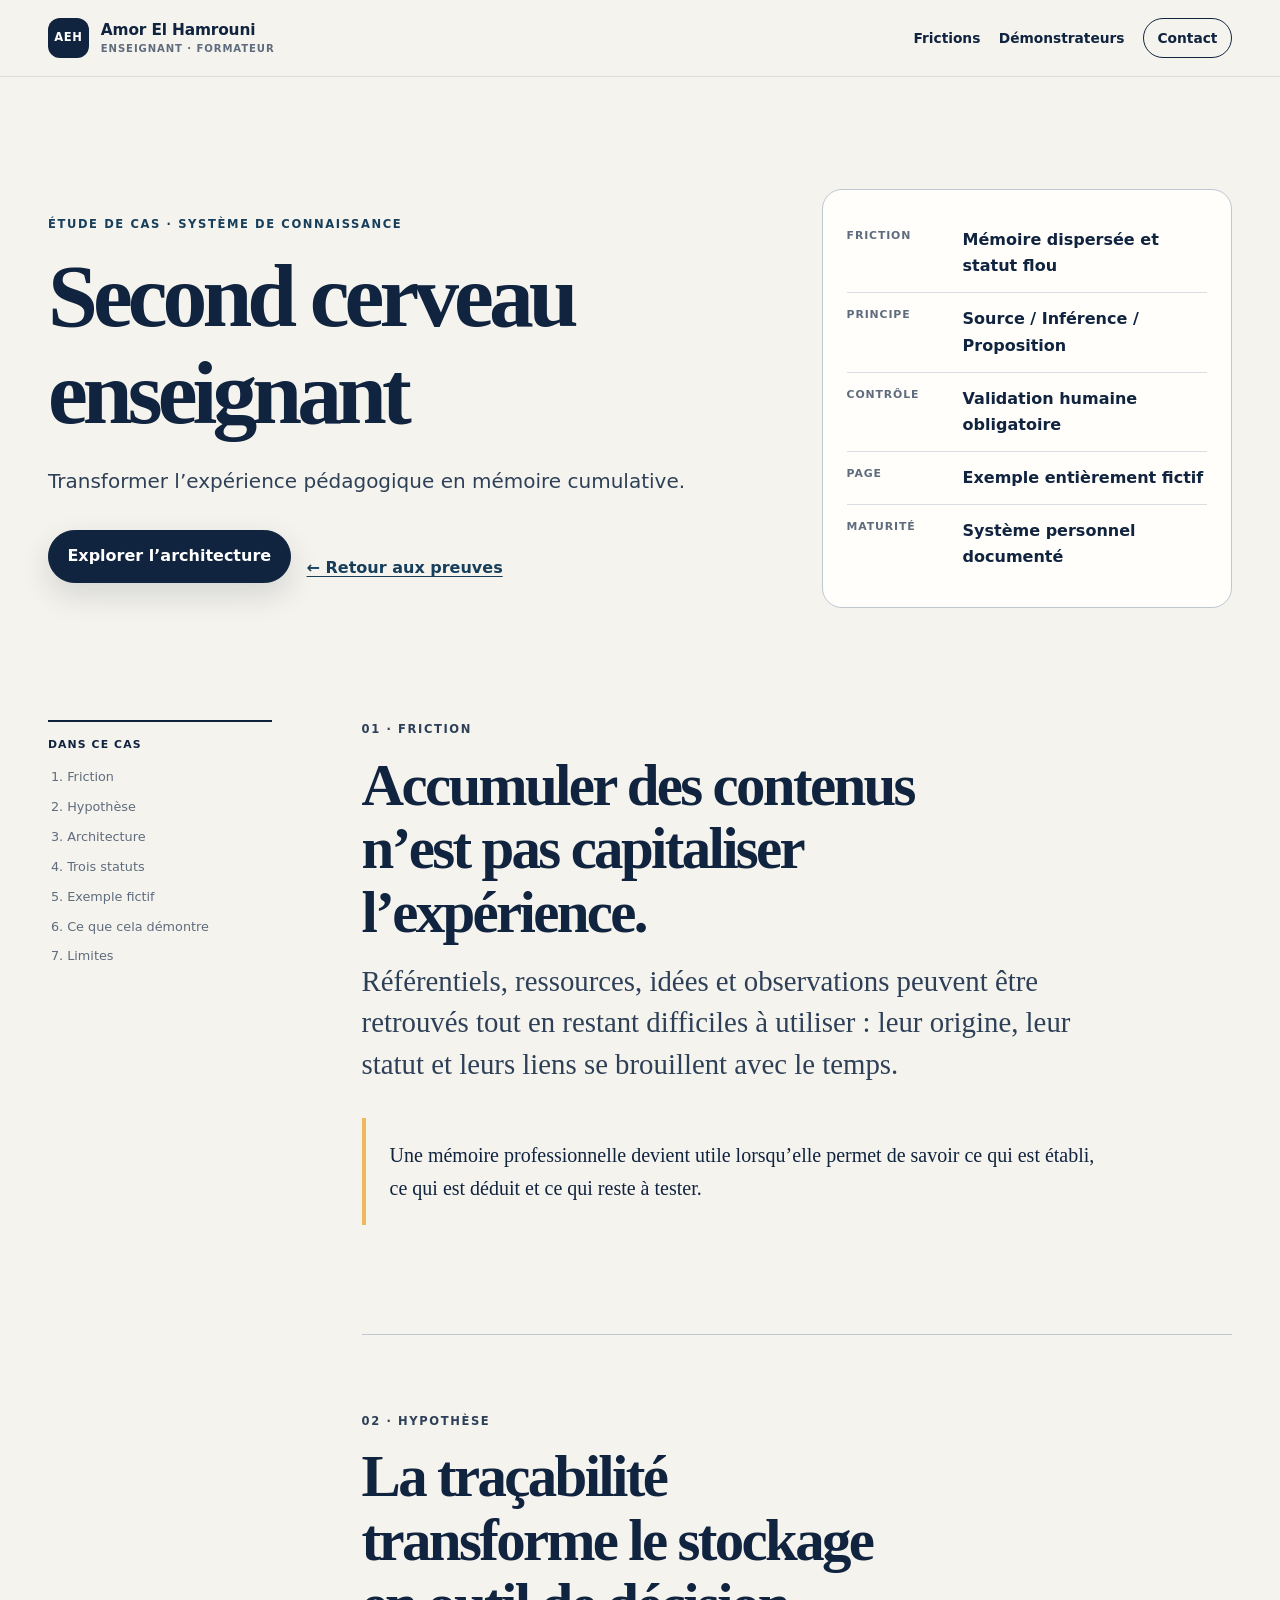
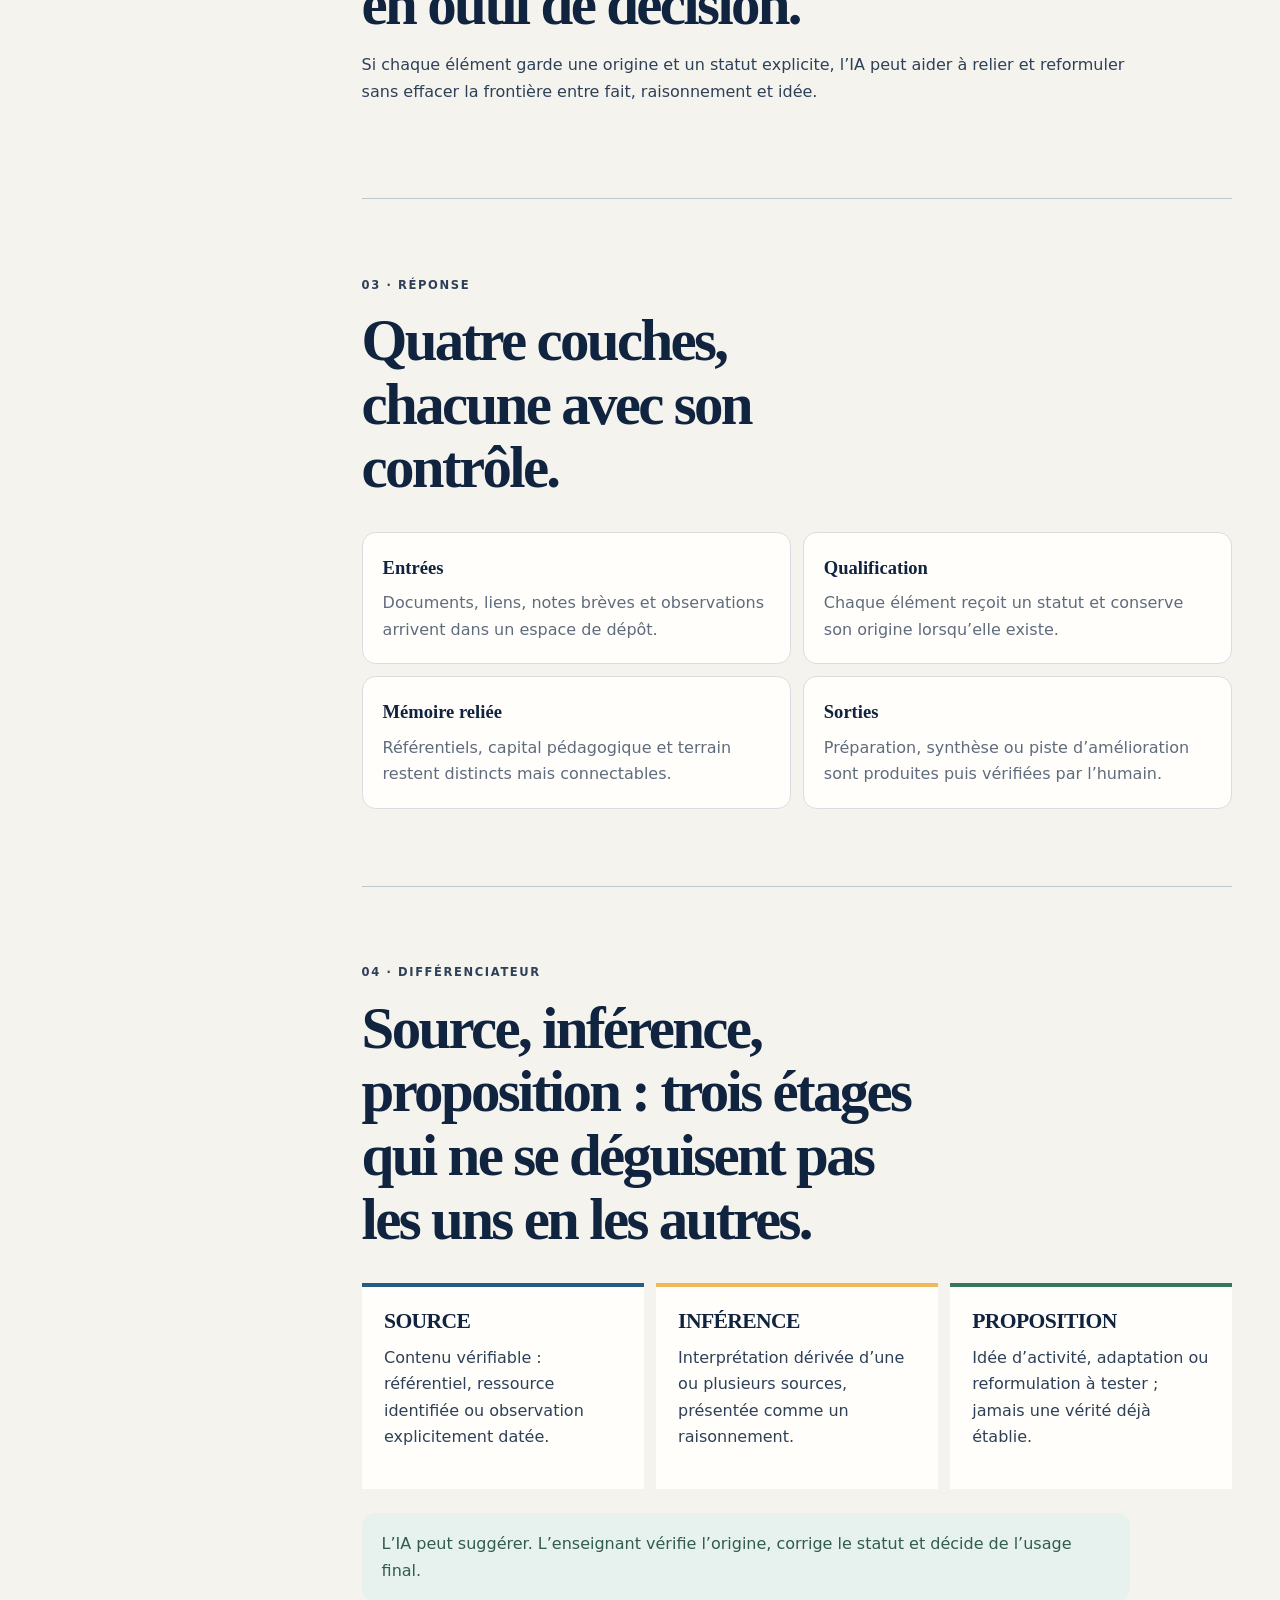
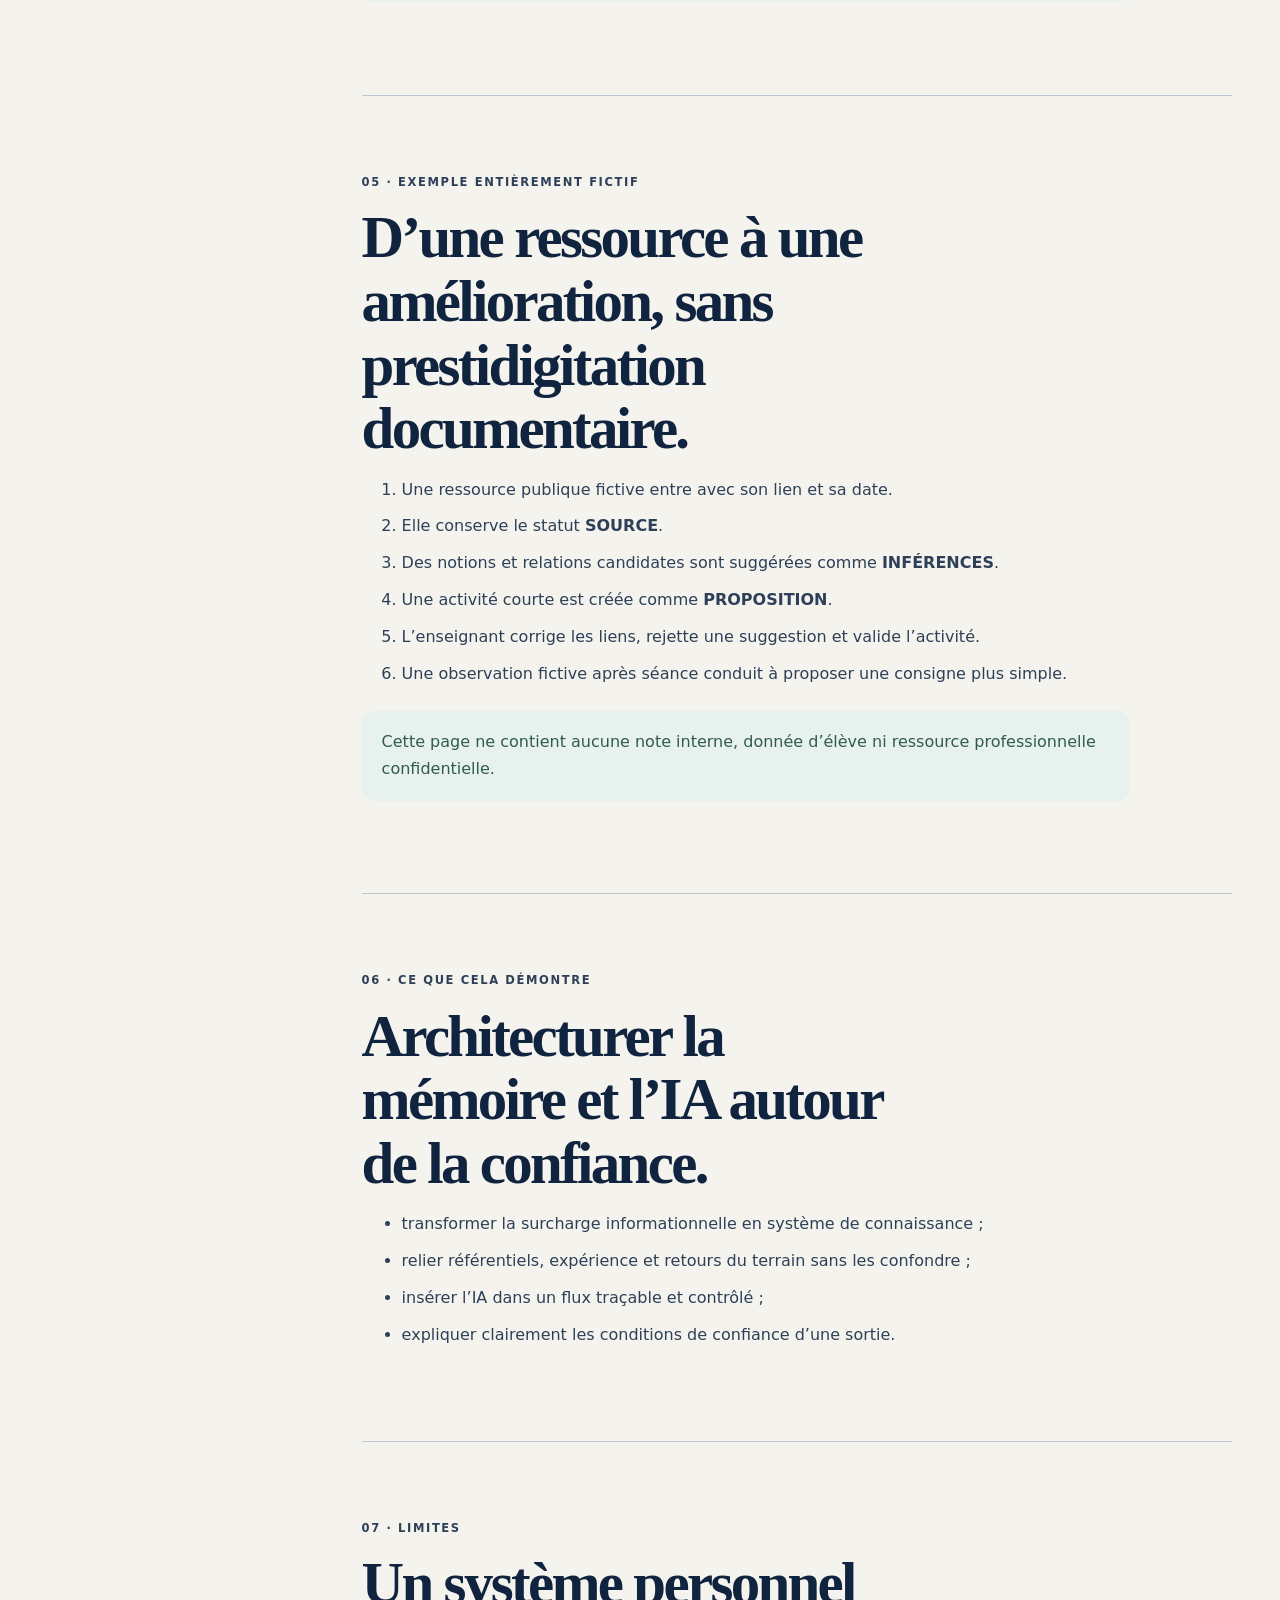
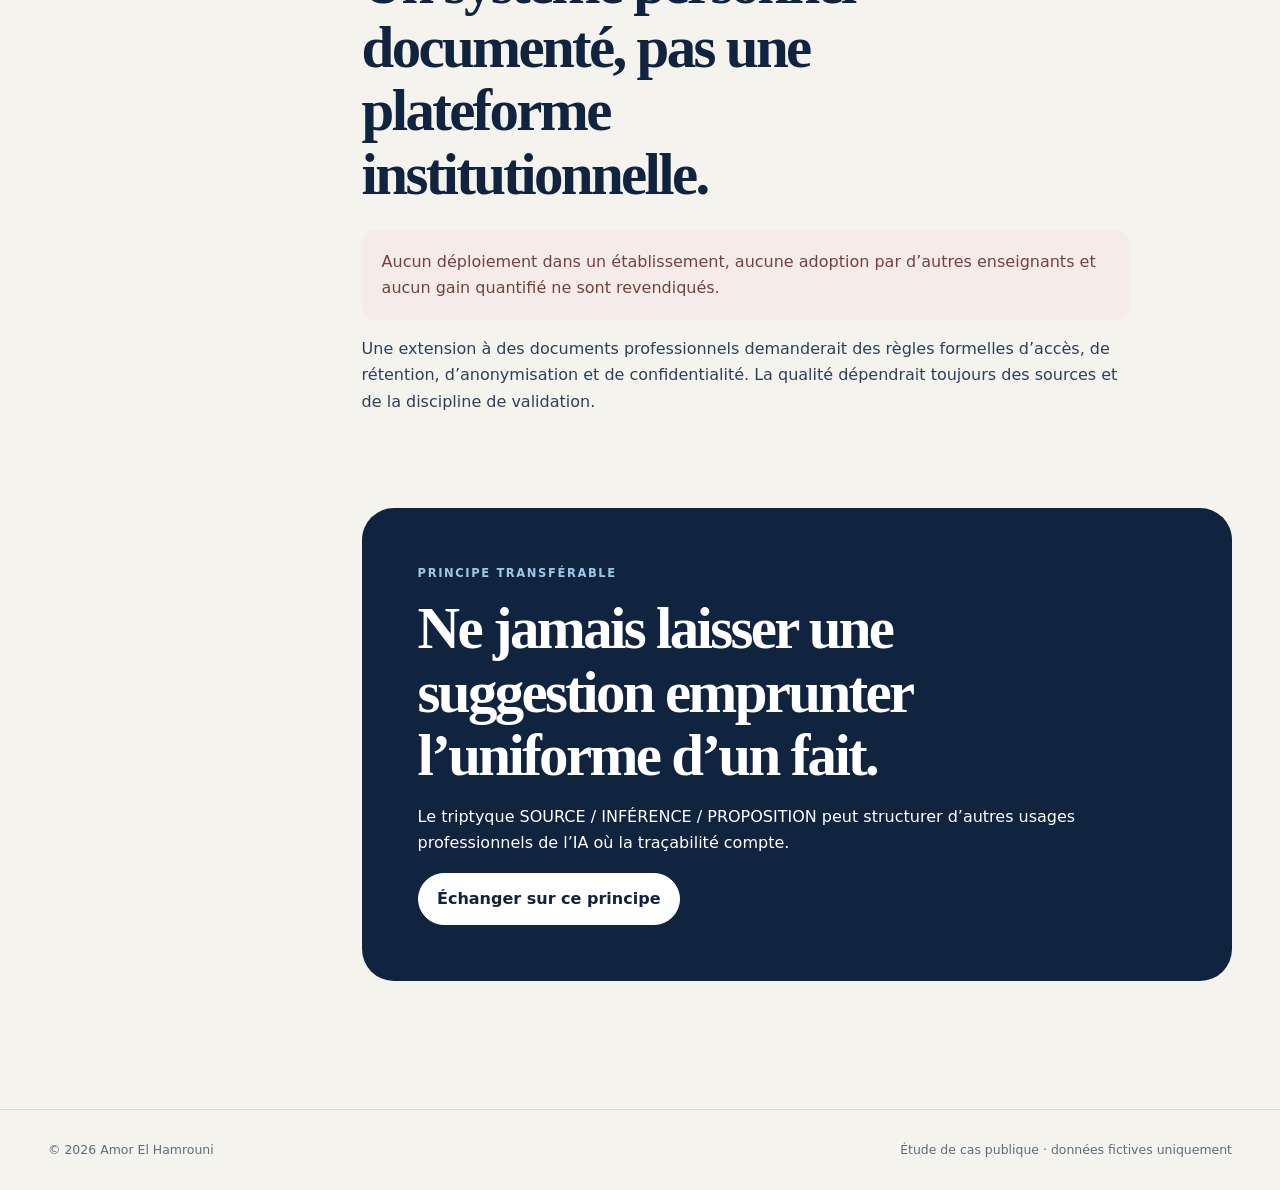
<file: site/cases/second-cerveau.html>
<!doctype html>
<html lang="fr">
  <head>
    <meta charset="utf-8" />
    <meta name="viewport" content="width=device-width, initial-scale=1" />
    <title>Second cerveau enseignant — source, inférence, proposition | Amor El Hamrouni</title>
    <meta
      name="description"
      content="Étude de cas du Second cerveau enseignant : une mémoire pédagogique qui distingue source, inférence et proposition avec contrôle humain."
    />
    <meta name="theme-color" content="#10233f" />
    <meta property="og:title" content="Second cerveau enseignant — étude de cas" />
    <meta property="og:description" content="Transformer l’expérience pédagogique en mémoire cumulative et traçable." />
    <meta property="og:type" content="article" />
    <meta property="og:locale" content="fr_BE" />
    <meta property="og:url" content="https://amoradvisory.github.io/Amoradvisory/cases/second-cerveau.html" />
    <link rel="canonical" href="https://amoradvisory.github.io/Amoradvisory/cases/second-cerveau.html" />
    <link rel="icon" href="../favicon.svg" type="image/svg+xml" />
    <link rel="stylesheet" href="../styles.css" />
  </head>
  <body class="case-page">
    <a class="skip-link" href="#contenu">Aller au contenu</a>
    <header class="site-header">
      <div class="container header-inner">
        <a class="brand" href="../">
          <span class="brand-mark" aria-hidden="true">AEH</span>
          <span><strong>Amor El Hamrouni</strong><small>Enseignant · formateur</small></span>
        </a>
        <nav class="nav" aria-label="Navigation principale">
          <a href="../#frictions">Frictions</a>
          <a href="../#demonstrateurs">Démonstrateurs</a>
          <a class="nav-cta" href="../#contact">Contact</a>
        </nav>
      </div>
    </header>

    <main id="contenu" class="container">
      <section class="case-hero" aria-labelledby="titre-cas">
        <div>
          <p class="eyebrow">Étude de cas · système de connaissance</p>
          <h1 id="titre-cas">Second cerveau enseignant</h1>
          <p class="lede">Transformer l’expérience pédagogique en mémoire cumulative.</p>
          <div class="case-actions">
            <a class="button primary" href="#architecture">Explorer l’architecture</a>
            <a class="back-link" href="../#demonstrateurs">← Retour aux preuves</a>
          </div>
        </div>
        <aside class="case-summary" aria-label="Résumé du système">
          <dl>
            <div><dt>Friction</dt><dd>Mémoire dispersée et statut flou</dd></div>
            <div><dt>Principe</dt><dd>Source / Inférence / Proposition</dd></div>
            <div><dt>Contrôle</dt><dd>Validation humaine obligatoire</dd></div>
            <div><dt>Page</dt><dd>Exemple entièrement fictif</dd></div>
            <div><dt>Maturité</dt><dd>Système personnel documenté</dd></div>
          </dl>
        </aside>
      </section>

      <div class="case-layout">
        <aside class="case-toc" aria-label="Sommaire">
          <p>Dans ce cas</p>
          <ol>
            <li><a href="#friction">Friction</a></li>
            <li><a href="#hypothese">Hypothèse</a></li>
            <li><a href="#architecture">Architecture</a></li>
            <li><a href="#statuts">Trois statuts</a></li>
            <li><a href="#exemple">Exemple fictif</a></li>
            <li><a href="#preuve">Ce que cela démontre</a></li>
            <li><a href="#limites">Limites</a></li>
          </ol>
        </aside>

        <article class="case-content">
          <section id="friction">
            <p class="eyebrow">01 · Friction</p>
            <h2>Accumuler des contenus n’est pas capitaliser l’expérience.</h2>
            <p class="large">Référentiels, ressources, idées et observations peuvent être retrouvés tout en restant difficiles à utiliser : leur origine, leur statut et leurs liens se brouillent avec le temps.</p>
            <blockquote>Une mémoire professionnelle devient utile lorsqu’elle permet de savoir ce qui est établi, ce qui est déduit et ce qui reste à tester.</blockquote>
          </section>

          <section id="hypothese">
            <p class="eyebrow">02 · Hypothèse</p>
            <h2>La traçabilité transforme le stockage en outil de décision.</h2>
            <p>Si chaque élément garde une origine et un statut explicite, l’IA peut aider à relier et reformuler sans effacer la frontière entre fait, raisonnement et idée.</p>
          </section>

          <section id="architecture">
            <p class="eyebrow">03 · Réponse</p>
            <h2>Quatre couches, chacune avec son contrôle.</h2>
            <div class="decision-grid">
              <div class="decision"><strong>Entrées</strong>Documents, liens, notes brèves et observations arrivent dans un espace de dépôt.</div>
              <div class="decision"><strong>Qualification</strong>Chaque élément reçoit un statut et conserve son origine lorsqu’elle existe.</div>
              <div class="decision"><strong>Mémoire reliée</strong>Référentiels, capital pédagogique et terrain restent distincts mais connectables.</div>
              <div class="decision"><strong>Sorties</strong>Préparation, synthèse ou piste d’amélioration sont produites puis vérifiées par l’humain.</div>
            </div>
          </section>

          <section id="statuts">
            <p class="eyebrow">04 · Différenciateur</p>
            <h2>Source, inférence, proposition : trois étages qui ne se déguisent pas les uns en les autres.</h2>
            <div class="triptych">
              <article><h3>SOURCE</h3><p>Contenu vérifiable : référentiel, ressource identifiée ou observation explicitement datée.</p></article>
              <article><h3>INFÉRENCE</h3><p>Interprétation dérivée d’une ou plusieurs sources, présentée comme un raisonnement.</p></article>
              <article><h3>PROPOSITION</h3><p>Idée d’activité, adaptation ou reformulation à tester ; jamais une vérité déjà établie.</p></article>
            </div>
            <p class="safe-note">L’IA peut suggérer. L’enseignant vérifie l’origine, corrige le statut et décide de l’usage final.</p>
          </section>

          <section id="exemple">
            <p class="eyebrow">05 · Exemple entièrement fictif</p>
            <h2>D’une ressource à une amélioration, sans prestidigitation documentaire.</h2>
            <ol>
              <li>Une ressource publique fictive entre avec son lien et sa date.</li>
              <li>Elle conserve le statut <strong>SOURCE</strong>.</li>
              <li>Des notions et relations candidates sont suggérées comme <strong>INFÉRENCES</strong>.</li>
              <li>Une activité courte est créée comme <strong>PROPOSITION</strong>.</li>
              <li>L’enseignant corrige les liens, rejette une suggestion et valide l’activité.</li>
              <li>Une observation fictive après séance conduit à proposer une consigne plus simple.</li>
            </ol>
            <p class="safe-note">Cette page ne contient aucune note interne, donnée d’élève ni ressource professionnelle confidentielle.</p>
          </section>

          <section id="preuve">
            <p class="eyebrow">06 · Ce que cela démontre</p>
            <h2>Architecturer la mémoire et l’IA autour de la confiance.</h2>
            <ul>
              <li>transformer la surcharge informationnelle en système de connaissance ;</li>
              <li>relier référentiels, expérience et retours du terrain sans les confondre ;</li>
              <li>insérer l’IA dans un flux traçable et contrôlé ;</li>
              <li>expliquer clairement les conditions de confiance d’une sortie.</li>
            </ul>
          </section>

          <section id="limites">
            <p class="eyebrow">07 · Limites</p>
            <h2>Un système personnel documenté, pas une plateforme institutionnelle.</h2>
            <p class="limit-note">Aucun déploiement dans un établissement, aucune adoption par d’autres enseignants et aucun gain quantifié ne sont revendiqués.</p>
            <p>Une extension à des documents professionnels demanderait des règles formelles d’accès, de rétention, d’anonymisation et de confidentialité. La qualité dépendrait toujours des sources et de la discipline de validation.</p>
          </section>

          <section class="case-end" aria-labelledby="suite-title">
            <p class="eyebrow">Principe transférable</p>
            <h2 id="suite-title">Ne jamais laisser une suggestion emprunter l’uniforme d’un fait.</h2>
            <p>Le triptyque SOURCE / INFÉRENCE / PROPOSITION peut structurer d’autres usages professionnels de l’IA où la traçabilité compte.</p>
            <a class="button" href="../#contact">Échanger sur ce principe</a>
          </section>
        </article>
      </div>
    </main>

    <footer class="site-footer">
      <div class="container footer-inner"><span>© 2026 Amor El Hamrouni</span><span>Étude de cas publique · données fictives uniquement</span></div>
    </footer>
  </body>
</html>
</file>
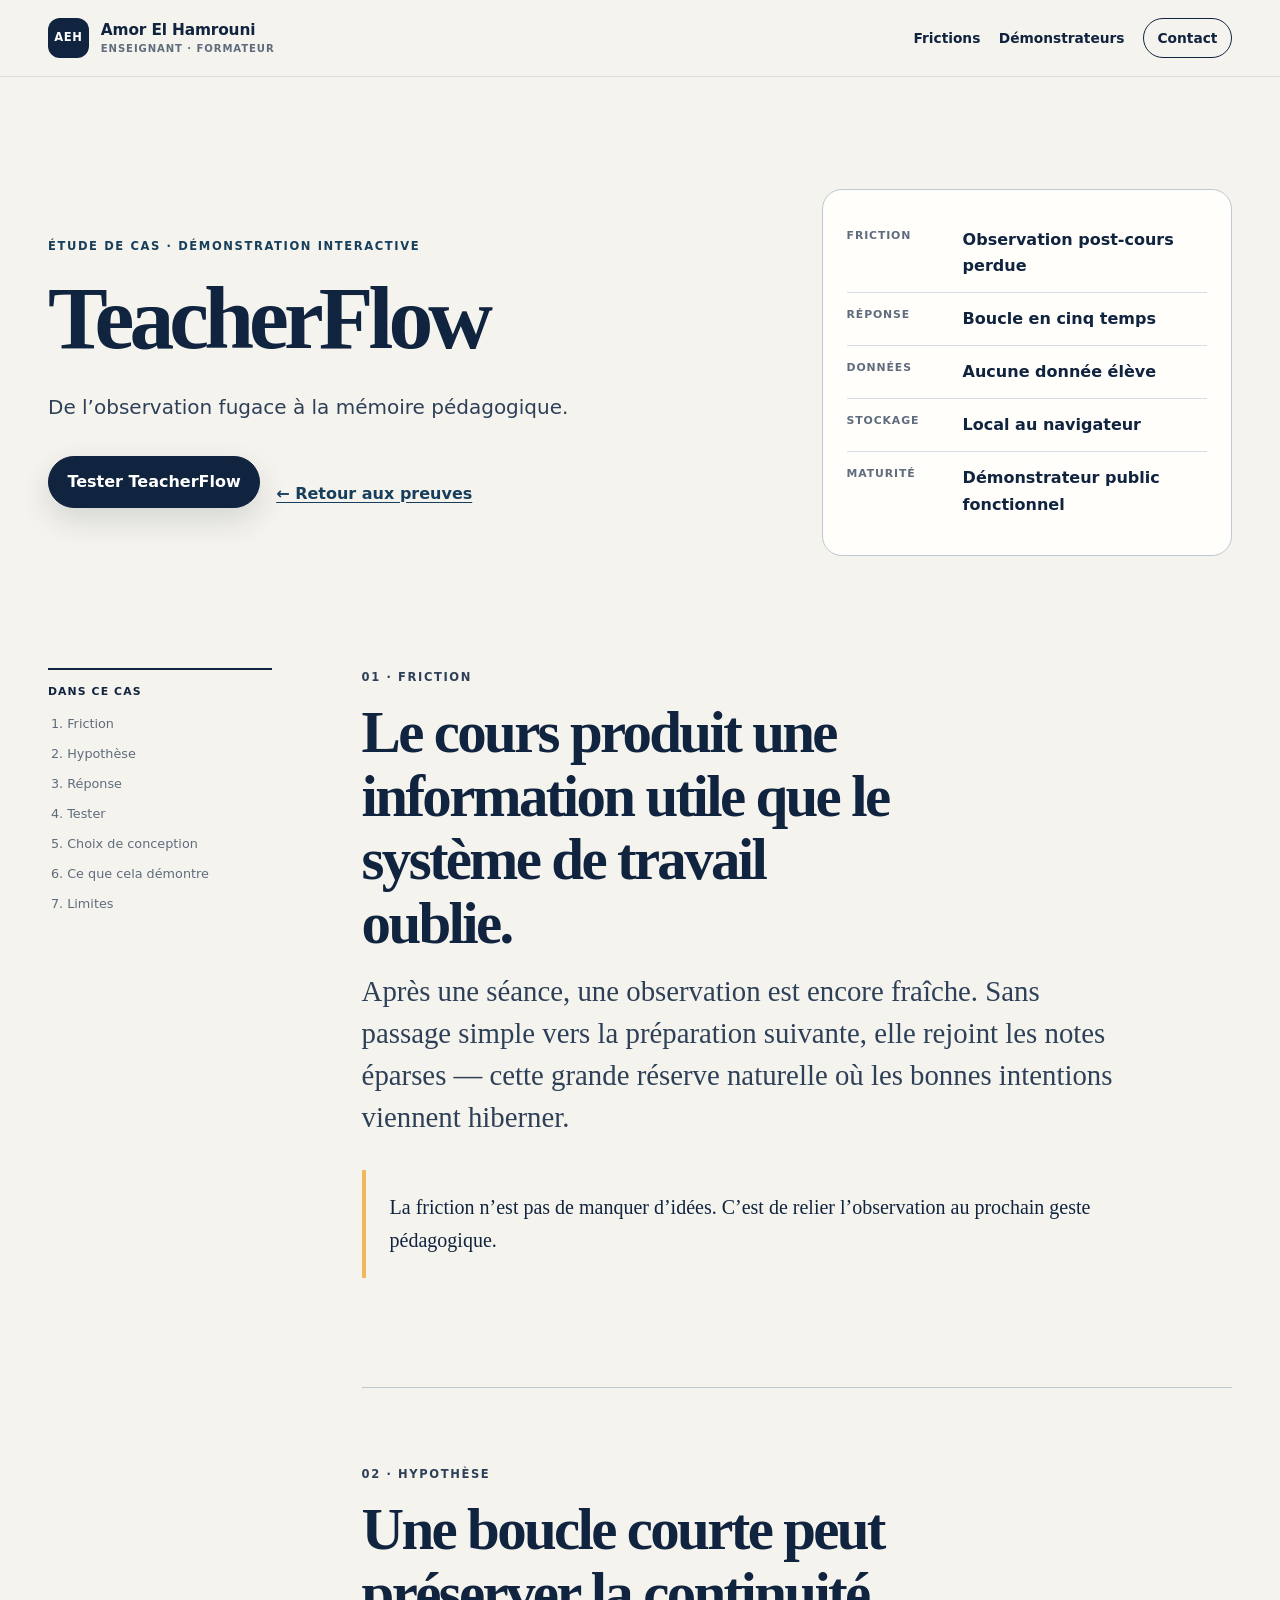
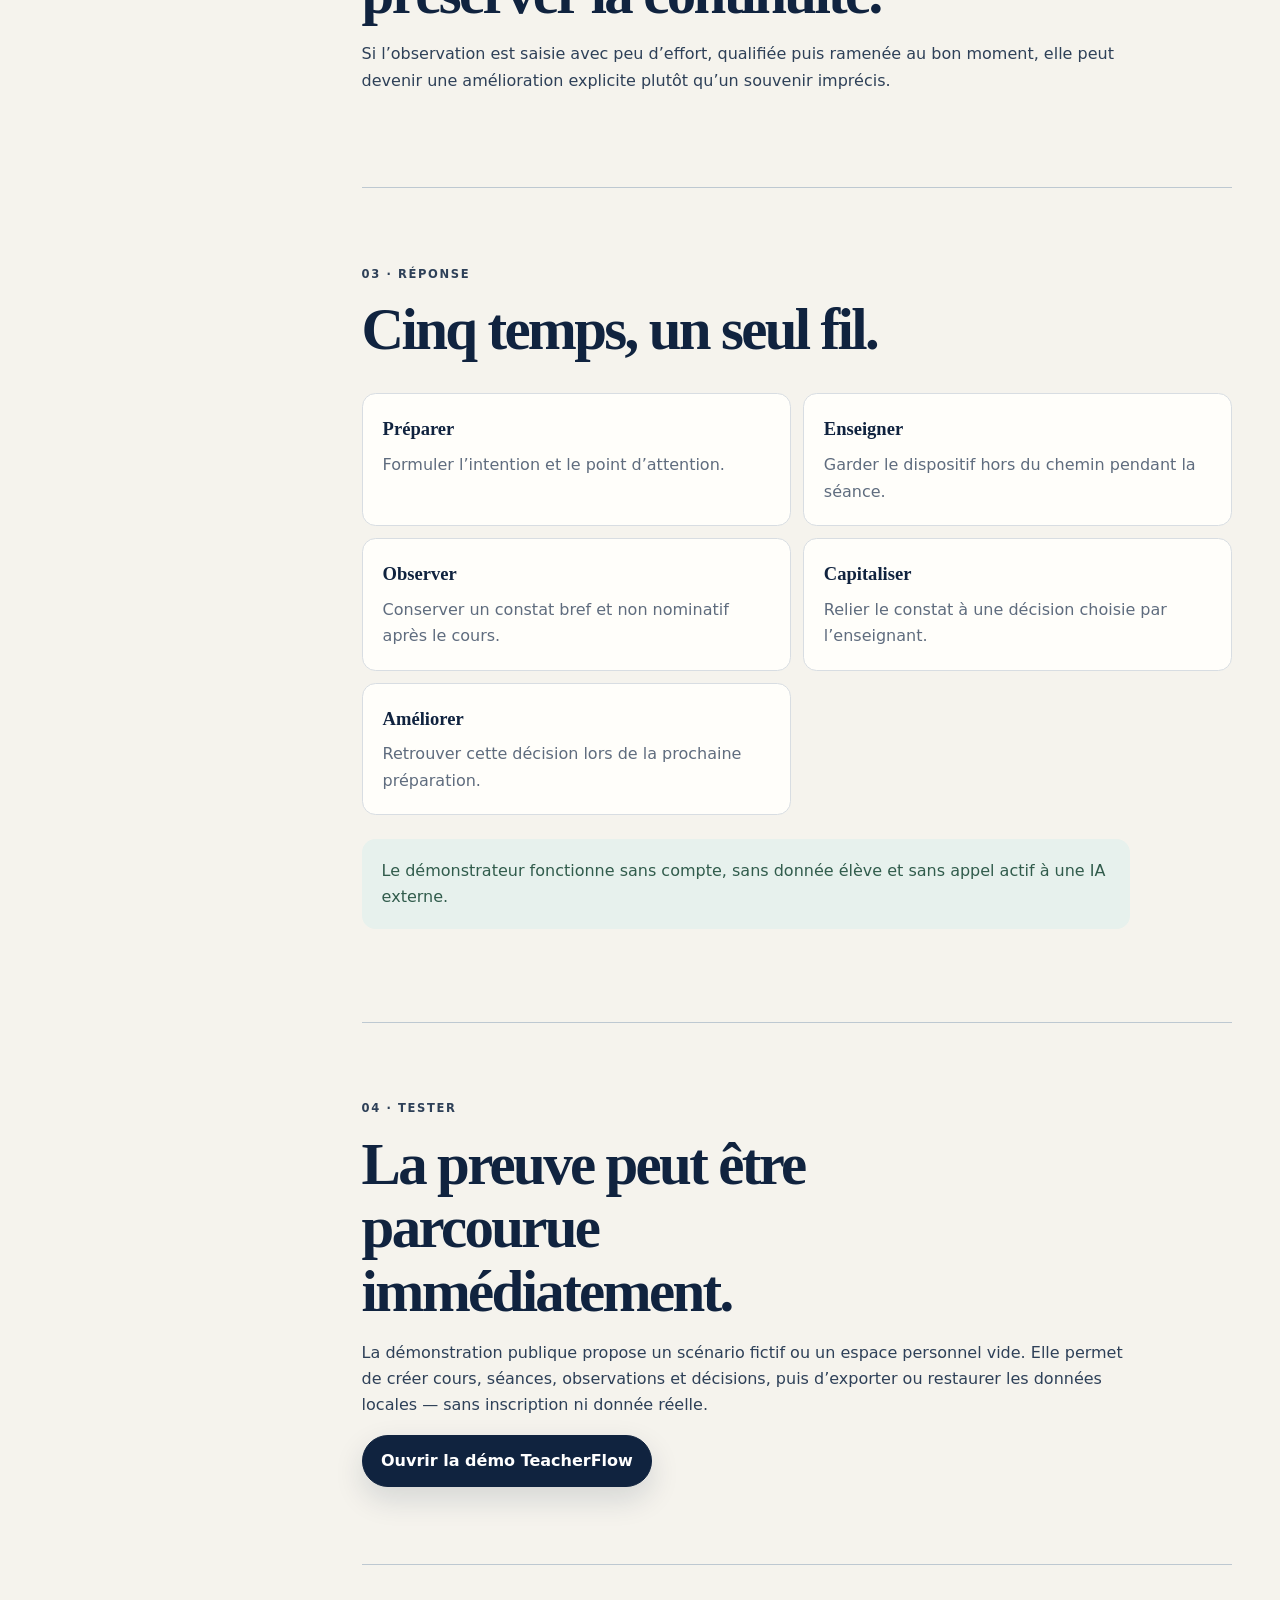
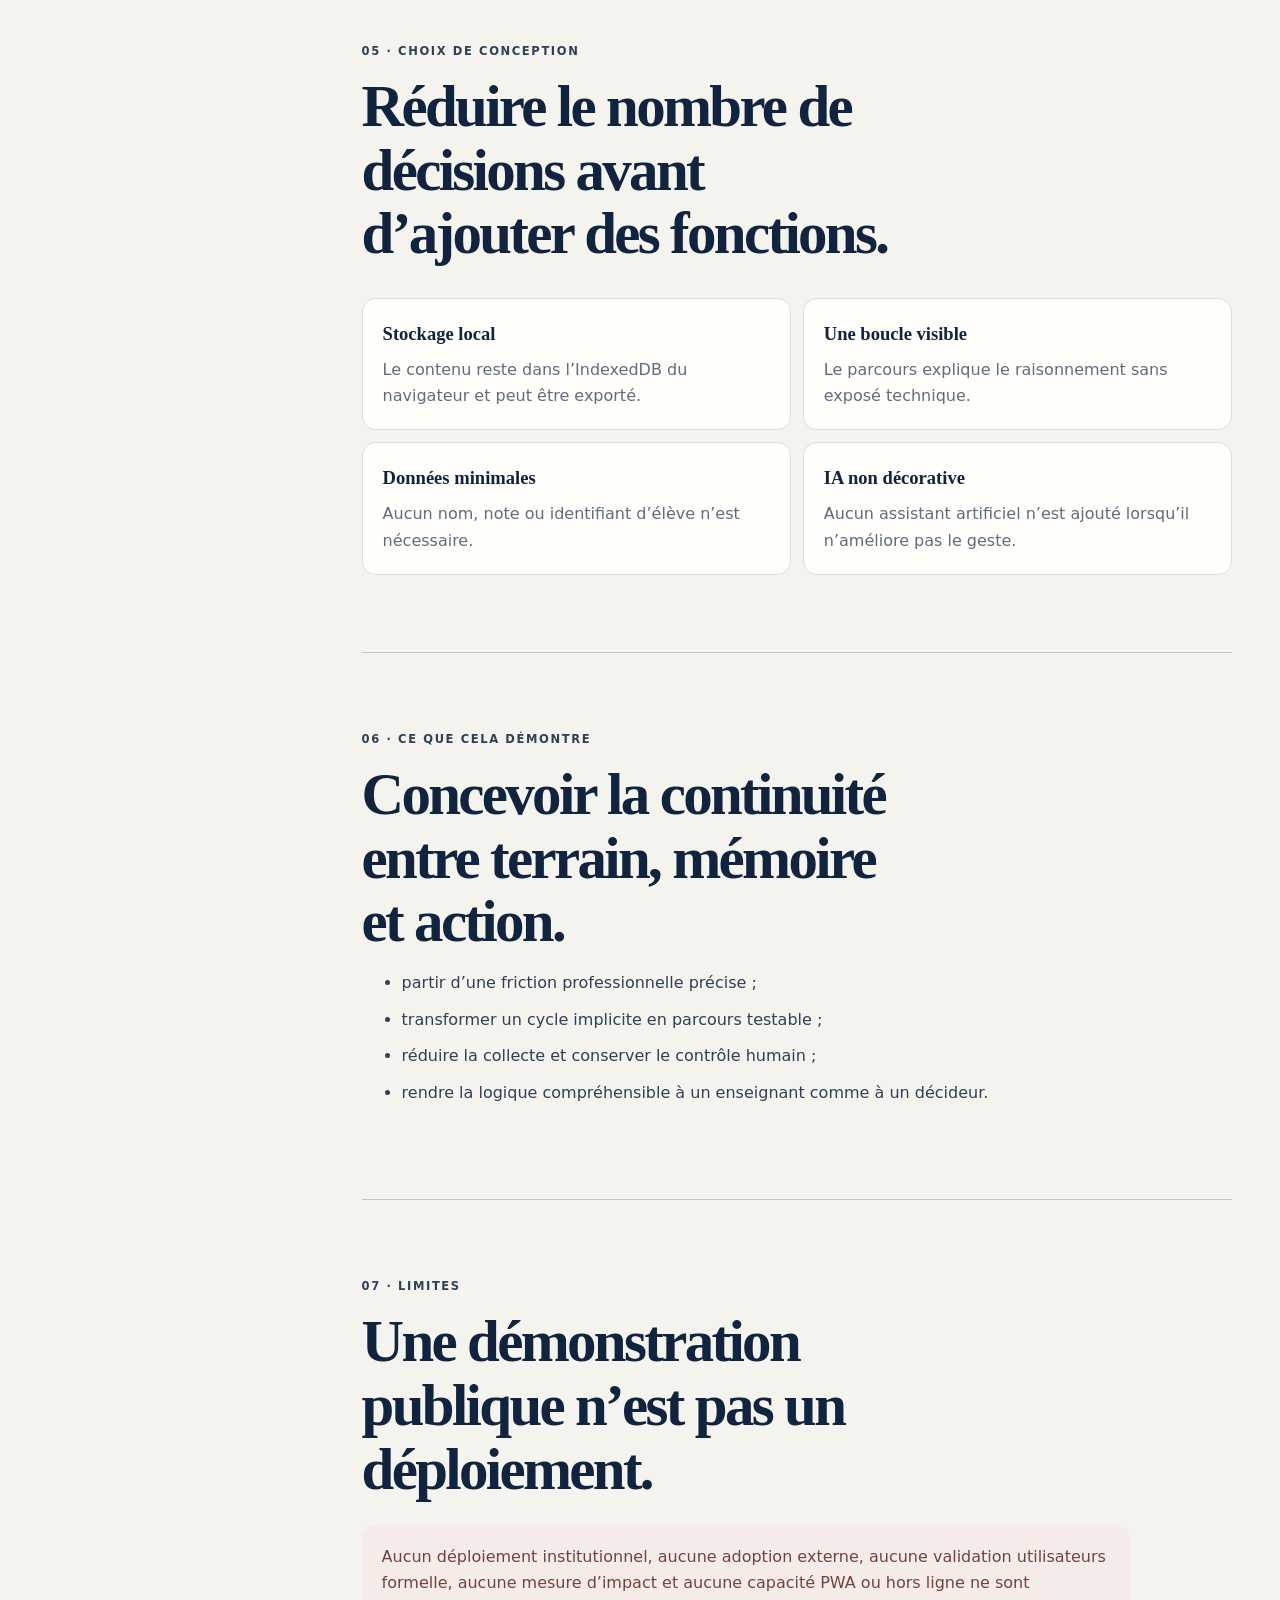
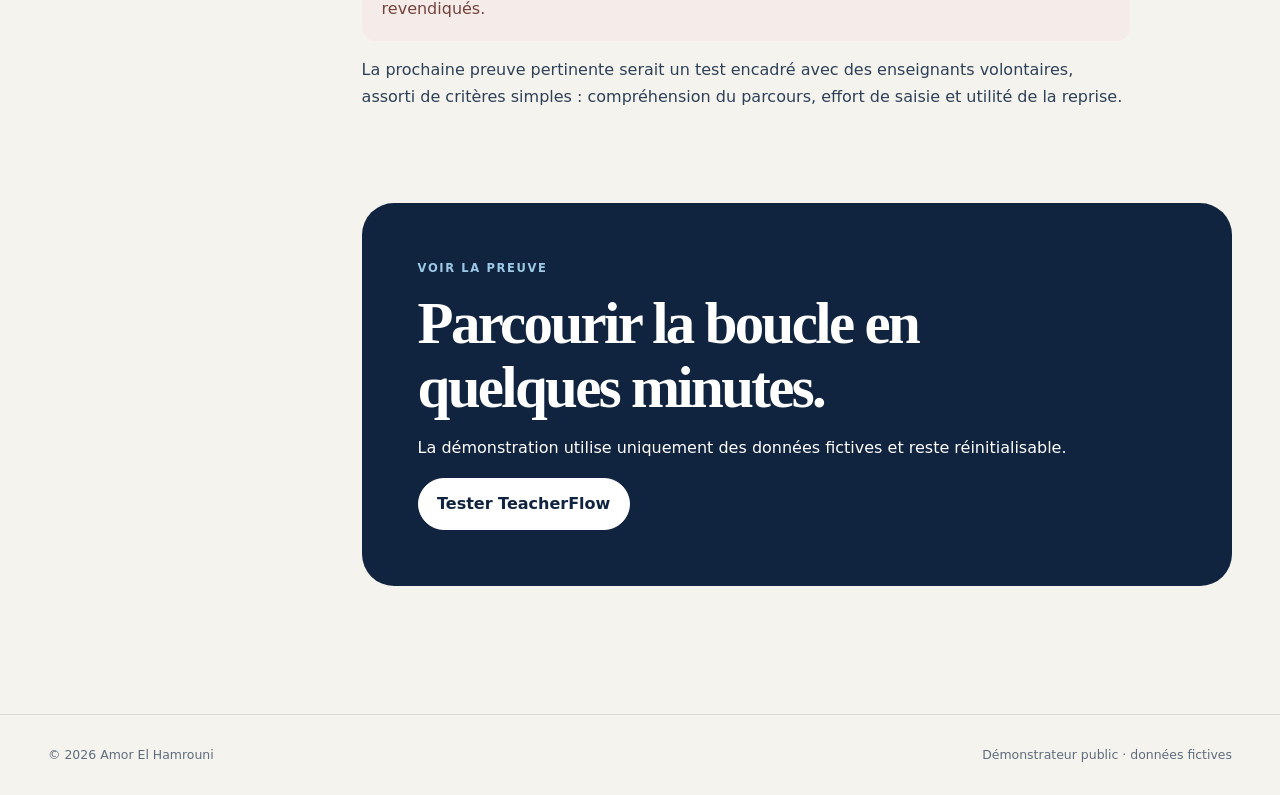
<file: site/cases/teacherflow.html>
<!doctype html>
<html lang="fr">
  <head>
    <meta charset="utf-8" />
    <meta name="viewport" content="width=device-width, initial-scale=1" />
    <title>TeacherFlow — de l’observation à la mémoire pédagogique | Amor El Hamrouni</title>
    <meta
      name="description"
      content="Étude de cas TeacherFlow : transformer une observation post-cours en prochaine amélioration explicite, sans donnée élève."
    />
    <meta name="theme-color" content="#10233f" />
    <meta property="og:title" content="TeacherFlow — étude de cas" />
    <meta property="og:description" content="De l’observation fugace à la mémoire pédagogique." />
    <meta property="og:type" content="article" />
    <meta property="og:locale" content="fr_BE" />
    <meta property="og:url" content="https://amoradvisory.github.io/Amoradvisory/cases/teacherflow.html" />
    <link rel="canonical" href="https://amoradvisory.github.io/Amoradvisory/cases/teacherflow.html" />
    <link rel="icon" href="../favicon.svg" type="image/svg+xml" />
    <link rel="stylesheet" href="../styles.css" />
  </head>
  <body class="case-page">
    <a class="skip-link" href="#contenu">Aller au contenu</a>
    <header class="site-header">
      <div class="container header-inner">
        <a class="brand" href="../">
          <span class="brand-mark" aria-hidden="true">AEH</span>
          <span><strong>Amor El Hamrouni</strong><small>Enseignant · formateur</small></span>
        </a>
        <nav class="nav" aria-label="Navigation principale">
          <a href="../#frictions">Frictions</a>
          <a href="../#demonstrateurs">Démonstrateurs</a>
          <a class="nav-cta" href="../#contact">Contact</a>
        </nav>
      </div>
    </header>

    <main id="contenu" class="container">
      <section class="case-hero" aria-labelledby="titre-cas">
        <div>
          <p class="eyebrow">Étude de cas · démonstration interactive</p>
          <h1 id="titre-cas">TeacherFlow</h1>
          <p class="lede">De l’observation fugace à la mémoire pédagogique.</p>
          <div class="case-actions">
            <a class="button primary" href="https://amoradvisory.github.io/FlowPilot/teacher/">Tester TeacherFlow</a>
            <a class="back-link" href="../#demonstrateurs">← Retour aux preuves</a>
          </div>
        </div>
        <aside class="case-summary" aria-label="Résumé du démonstrateur">
          <dl>
            <div><dt>Friction</dt><dd>Observation post-cours perdue</dd></div>
            <div><dt>Réponse</dt><dd>Boucle en cinq temps</dd></div>
            <div><dt>Données</dt><dd>Aucune donnée élève</dd></div>
            <div><dt>Stockage</dt><dd>Local au navigateur</dd></div>
            <div><dt>Maturité</dt><dd>Démonstrateur public fonctionnel</dd></div>
          </dl>
        </aside>
      </section>

      <div class="case-layout">
        <aside class="case-toc" aria-label="Sommaire">
          <p>Dans ce cas</p>
          <ol>
            <li><a href="#friction">Friction</a></li>
            <li><a href="#hypothese">Hypothèse</a></li>
            <li><a href="#reponse">Réponse</a></li>
            <li><a href="#tester">Tester</a></li>
            <li><a href="#choix">Choix de conception</a></li>
            <li><a href="#preuve">Ce que cela démontre</a></li>
            <li><a href="#limites">Limites</a></li>
          </ol>
        </aside>

        <article class="case-content">
          <section id="friction">
            <p class="eyebrow">01 · Friction</p>
            <h2>Le cours produit une information utile que le système de travail oublie.</h2>
            <p class="large">Après une séance, une observation est encore fraîche. Sans passage simple vers la préparation suivante, elle rejoint les notes éparses — cette grande réserve naturelle où les bonnes intentions viennent hiberner.</p>
            <blockquote>La friction n’est pas de manquer d’idées. C’est de relier l’observation au prochain geste pédagogique.</blockquote>
          </section>

          <section id="hypothese">
            <p class="eyebrow">02 · Hypothèse</p>
            <h2>Une boucle courte peut préserver la continuité.</h2>
            <p>Si l’observation est saisie avec peu d’effort, qualifiée puis ramenée au bon moment, elle peut devenir une amélioration explicite plutôt qu’un souvenir imprécis.</p>
          </section>

          <section id="reponse">
            <p class="eyebrow">03 · Réponse</p>
            <h2>Cinq temps, un seul fil.</h2>
            <div class="decision-grid">
              <div class="decision"><strong>Préparer</strong>Formuler l’intention et le point d’attention.</div>
              <div class="decision"><strong>Enseigner</strong>Garder le dispositif hors du chemin pendant la séance.</div>
              <div class="decision"><strong>Observer</strong>Conserver un constat bref et non nominatif après le cours.</div>
              <div class="decision"><strong>Capitaliser</strong>Relier le constat à une décision choisie par l’enseignant.</div>
              <div class="decision"><strong>Améliorer</strong>Retrouver cette décision lors de la prochaine préparation.</div>
            </div>
            <p class="safe-note">Le démonstrateur fonctionne sans compte, sans donnée élève et sans appel actif à une IA externe.</p>
          </section>

          <section id="tester">
            <p class="eyebrow">04 · Tester</p>
            <h2>La preuve peut être parcourue immédiatement.</h2>
            <p>La démonstration publique propose un scénario fictif ou un espace personnel vide. Elle permet de créer cours, séances, observations et décisions, puis d’exporter ou restaurer les données locales — sans inscription ni donnée réelle.</p>
            <a class="button primary" href="https://amoradvisory.github.io/FlowPilot/teacher/">Ouvrir la démo TeacherFlow</a>
          </section>

          <section id="choix">
            <p class="eyebrow">05 · Choix de conception</p>
            <h2>Réduire le nombre de décisions avant d’ajouter des fonctions.</h2>
            <div class="choice-grid">
              <div class="choice"><strong>Stockage local</strong>Le contenu reste dans l’IndexedDB du navigateur et peut être exporté.</div>
              <div class="choice"><strong>Une boucle visible</strong>Le parcours explique le raisonnement sans exposé technique.</div>
              <div class="choice"><strong>Données minimales</strong>Aucun nom, note ou identifiant d’élève n’est nécessaire.</div>
              <div class="choice"><strong>IA non décorative</strong>Aucun assistant artificiel n’est ajouté lorsqu’il n’améliore pas le geste.</div>
            </div>
          </section>

          <section id="preuve">
            <p class="eyebrow">06 · Ce que cela démontre</p>
            <h2>Concevoir la continuité entre terrain, mémoire et action.</h2>
            <ul>
              <li>partir d’une friction professionnelle précise ;</li>
              <li>transformer un cycle implicite en parcours testable ;</li>
              <li>réduire la collecte et conserver le contrôle humain ;</li>
              <li>rendre la logique compréhensible à un enseignant comme à un décideur.</li>
            </ul>
          </section>

          <section id="limites">
            <p class="eyebrow">07 · Limites</p>
            <h2>Une démonstration publique n’est pas un déploiement.</h2>
            <p class="limit-note">Aucun déploiement institutionnel, aucune adoption externe, aucune validation utilisateurs formelle, aucune mesure d’impact et aucune capacité PWA ou hors ligne ne sont revendiqués.</p>
            <p>La prochaine preuve pertinente serait un test encadré avec des enseignants volontaires, assorti de critères simples : compréhension du parcours, effort de saisie et utilité de la reprise.</p>
          </section>

          <section class="case-end" aria-labelledby="suite-title">
            <p class="eyebrow">Voir la preuve</p>
            <h2 id="suite-title">Parcourir la boucle en quelques minutes.</h2>
            <p>La démonstration utilise uniquement des données fictives et reste réinitialisable.</p>
            <a class="button" href="https://amoradvisory.github.io/FlowPilot/teacher/">Tester TeacherFlow</a>
          </section>
        </article>
      </div>
    </main>

    <footer class="site-footer">
      <div class="container footer-inner"><span>© 2026 Amor El Hamrouni</span><span>Démonstrateur public · données fictives</span></div>
    </footer>
  </body>
</html>
</file>
<file: site/styles.css>
:root {
  color-scheme: light;
  --ink: #10233f;
  --ink-soft: #2e4058;
  --muted: #5f6c7e;
  --paper: #f5f3ed;
  --surface: #fffefa;
  --surface-blue: #edf4f8;
  --line: #d8dde2;
  --line-strong: #bdc8d1;
  --blue: #245d84;
  --blue-dark: #173f5c;
  --blue-pale: #dcebf3;
  --amber: #f0b85c;
  --green: #39765f;
  --red: #9b4a45;
  --shadow: 0 24px 70px rgba(16, 35, 63, 0.09);
  --radius-lg: 2rem;
  --radius-md: 1.25rem;
  --radius-sm: 0.85rem;
  --max: 74rem;
  font-family:
    Inter, ui-sans-serif, system-ui, -apple-system, BlinkMacSystemFont, "Segoe UI", sans-serif;
  color: var(--ink);
  background: var(--paper);
}

* {
  box-sizing: border-box;
}

html {
  min-width: 300px;
  scroll-behavior: smooth;
  background: var(--paper);
}

body {
  margin: 0;
  background:
    linear-gradient(90deg, rgba(36, 93, 132, 0.035) 1px, transparent 1px) 0 0 / 6rem 6rem,
    var(--paper);
  color: var(--ink);
  font-size: 1rem;
  line-height: 1.65;
}

img,
svg {
  display: block;
  max-width: 100%;
}

a {
  color: var(--blue-dark);
  text-underline-offset: 0.2em;
}

a:hover {
  color: var(--blue);
}

:focus-visible {
  outline: 3px solid var(--amber);
  outline-offset: 2px;
  box-shadow: 0 0 0 5px var(--ink);
}

.skip-link {
  position: fixed;
  z-index: 100;
  top: 0.75rem;
  left: 0.75rem;
  padding: 0.75rem 1rem;
  transform: translateY(-180%);
  border-radius: 0.65rem;
  background: var(--ink);
  color: white;
  font-weight: 800;
}

.skip-link:focus {
  transform: translateY(0);
}

.container {
  width: min(calc(100% - 2rem), var(--max));
  margin-inline: auto;
}

.site-header {
  position: sticky;
  z-index: 30;
  top: 0;
  border-bottom: 1px solid rgba(16, 35, 63, 0.1);
  background: rgba(245, 243, 237, 0.94);
  backdrop-filter: blur(18px);
}

.header-inner {
  display: flex;
  min-height: 4.75rem;
  align-items: center;
  justify-content: space-between;
  gap: 1.5rem;
}

.brand {
  display: inline-flex;
  align-items: center;
  gap: 0.75rem;
  color: var(--ink);
  text-decoration: none;
}

.brand-mark {
  display: grid;
  width: 2.55rem;
  aspect-ratio: 1;
  place-items: center;
  border-radius: 0.75rem;
  background: var(--ink);
  color: white;
  font-size: 0.72rem;
  font-weight: 900;
  letter-spacing: 0.06em;
}

.brand > span:last-child {
  display: grid;
  line-height: 1.12;
}

.brand strong {
  font-size: 0.96rem;
  letter-spacing: -0.01em;
}

.brand small {
  margin-top: 0.28rem;
  color: var(--muted);
  font-size: 0.63rem;
  font-weight: 750;
  letter-spacing: 0.09em;
  text-transform: uppercase;
}

.nav {
  display: flex;
  flex-wrap: wrap;
  align-items: center;
  justify-content: flex-end;
  gap: 0.35rem 1.15rem;
}

.nav a {
  color: var(--ink);
  font-size: 0.86rem;
  font-weight: 750;
  text-decoration: none;
}

.nav .nav-cta {
  padding: 0.5rem 0.85rem;
  border: 1px solid var(--ink);
  border-radius: 999px;
}

.hero {
  display: grid;
  min-height: min(49rem, calc(100vh - 4.75rem));
  grid-template-columns: minmax(0, 1.28fr) minmax(18rem, 0.72fr);
  align-items: center;
  gap: clamp(2rem, 7vw, 6.5rem);
  padding-block: clamp(4.5rem, 10vw, 8rem);
}

.hero > *,
.section-heading > *,
.proof-card > *,
.guardrail-layout > *,
.about-layout > *,
.contact-panel > *,
.case-hero > *,
.case-layout > * {
  min-width: 0;
}

.identity {
  margin: 0;
  color: var(--ink);
  font-family: Georgia, "Times New Roman", serif;
  font-size: clamp(1.45rem, 3vw, 2.1rem);
  font-weight: 700;
  letter-spacing: -0.025em;
}

.role {
  margin: 0.28rem 0 2rem;
  color: var(--blue-dark);
  font-size: 0.82rem;
  font-weight: 850;
  letter-spacing: 0.095em;
  text-transform: uppercase;
}

h1,
h2,
h3,
p {
  margin-top: 0;
}

h1,
h2,
h3 {
  font-family: Georgia, "Times New Roman", serif;
  line-height: 1.08;
}

h1 {
  max-width: 15ch;
  margin-bottom: 1.5rem;
  font-size: clamp(2.65rem, 6vw, 5.75rem);
  letter-spacing: -0.055em;
}

h2 {
  margin-bottom: 1rem;
  font-size: clamp(2rem, 4.6vw, 3.9rem);
  letter-spacing: -0.045em;
}

h3 {
  margin-bottom: 0.75rem;
  font-size: clamp(1.35rem, 2.3vw, 1.9rem);
  letter-spacing: -0.028em;
}

.lede {
  max-width: 44rem;
  margin-bottom: 0;
  color: var(--ink-soft);
  font-size: clamp(1.05rem, 2vw, 1.25rem);
}

.actions,
.proof-actions,
.case-actions {
  display: flex;
  flex-wrap: wrap;
  align-items: center;
  gap: 0.75rem 1rem;
  margin-top: 2rem;
}

.button {
  display: inline-flex;
  min-height: 3.15rem;
  align-items: center;
  justify-content: center;
  padding: 0.75rem 1.15rem;
  border: 1px solid var(--ink);
  border-radius: 999px;
  background: transparent;
  color: var(--ink);
  font-weight: 850;
  text-align: center;
  text-decoration: none;
}

.button.primary {
  border-color: var(--ink);
  background: var(--ink);
  color: white;
  box-shadow: 0 12px 30px rgba(16, 35, 63, 0.14);
}

.button.primary:hover {
  border-color: var(--blue-dark);
  background: var(--blue-dark);
  color: white;
}

.text-link {
  font-weight: 820;
}

.hero-evidence {
  position: relative;
  padding: clamp(1.5rem, 4vw, 2.25rem);
  border: 1px solid var(--line-strong);
  border-radius: var(--radius-lg);
  background: rgba(255, 254, 250, 0.91);
  box-shadow: var(--shadow);
}

.hero-evidence::before {
  position: absolute;
  width: 4rem;
  height: 0.35rem;
  top: 0;
  left: 2rem;
  background: var(--amber);
  content: "";
}

.eyebrow {
  margin: 0 0 0.9rem;
  color: var(--blue-dark);
  font-size: 0.72rem;
  font-weight: 900;
  letter-spacing: 0.14em;
  text-transform: uppercase;
}

.hero-evidence h2 {
  font-size: clamp(1.65rem, 3vw, 2.35rem);
}

.hero-evidence ol {
  margin: 1.6rem 0 0;
  padding: 0;
  border-top: 1px solid var(--line);
  list-style: none;
}

.hero-evidence li {
  border-bottom: 1px solid var(--line);
}

.hero-evidence li a {
  display: grid;
  gap: 0.12rem;
  padding: 1rem 0;
  color: var(--ink);
  text-decoration: none;
}

.hero-evidence li span {
  color: var(--muted);
  font-size: 0.77rem;
}

.hero-evidence li strong::after {
  margin-left: 0.5rem;
  color: var(--blue);
  content: "→";
}

.evidence-note {
  margin: 1.15rem 0 0;
  color: var(--muted);
  font-size: 0.78rem;
}

.section {
  padding-block: clamp(4.75rem, 9vw, 8rem);
  border-top: 1px solid rgba(16, 35, 63, 0.11);
}

.section-soft {
  background: rgba(255, 254, 250, 0.7);
}

.section-heading {
  display: grid;
  grid-template-columns: minmax(0, 0.93fr) minmax(17rem, 0.72fr);
  align-items: end;
  gap: 2rem clamp(2rem, 7vw, 6rem);
  margin-bottom: clamp(2.5rem, 6vw, 4.75rem);
}

.section-heading h2 {
  margin-bottom: 0;
}

.section-heading > p {
  margin-bottom: 0;
  color: var(--muted);
  font-size: 1.03rem;
}

.compact-heading {
  grid-template-columns: minmax(0, 1.08fr) minmax(17rem, 0.72fr);
}

.friction-grid {
  display: grid;
  grid-template-columns: repeat(3, minmax(0, 1fr));
  gap: 1rem;
}

.friction-card {
  display: flex;
  min-height: 19rem;
  flex-direction: column;
  padding: clamp(1.35rem, 3vw, 2rem);
  border: 1px solid var(--line);
  border-radius: var(--radius-md);
  background: var(--surface);
}

.friction-card:nth-child(2) {
  border-top: 4px solid var(--amber);
}

.card-index,
.proof-number {
  color: var(--blue);
  font-size: 0.72rem;
  font-weight: 900;
  letter-spacing: 0.12em;
}

.friction-card h3 {
  margin-top: 2.2rem;
}

.friction-card p {
  color: var(--muted);
}

.friction-card a {
  margin-top: auto;
  font-size: 0.88rem;
  font-weight: 820;
}

.proof-stack {
  display: grid;
  gap: 1.25rem;
}

.proof-card {
  display: grid;
  grid-template-columns: auto minmax(15rem, 0.86fr) minmax(18rem, 1.14fr);
  gap: 1.5rem clamp(1.5rem, 5vw, 4.25rem);
  padding: clamp(1.5rem, 4vw, 3rem);
  border: 1px solid var(--line-strong);
  border-radius: var(--radius-lg);
  background: var(--surface);
  box-shadow: 0 12px 42px rgba(16, 35, 63, 0.055);
}

.proof-number {
  padding-top: 0.4rem;
  writing-mode: vertical-rl;
}

.proof-type {
  margin-bottom: 0.65rem;
  color: var(--blue-dark);
  font-size: 0.7rem;
  font-weight: 900;
  letter-spacing: 0.12em;
  text-transform: uppercase;
}

.proof-intro h3 {
  margin-bottom: 0.6rem;
  font-size: clamp(2rem, 4vw, 3.4rem);
}

.proof-tagline {
  color: var(--ink-soft);
  font-size: 1.03rem;
}

.proof-details dl {
  display: grid;
  gap: 1rem;
  margin: 0;
}

.proof-details dl > div {
  display: grid;
  grid-template-columns: 8rem 1fr;
  gap: 1rem;
  padding-bottom: 1rem;
  border-bottom: 1px solid var(--line);
}

.proof-details dt {
  color: var(--blue-dark);
  font-size: 0.7rem;
  font-weight: 900;
  letter-spacing: 0.09em;
  text-transform: uppercase;
}

.proof-details dd {
  margin: 0;
  color: var(--muted);
}

.process,
.device-cue,
.status-chain {
  display: grid;
  gap: 0.35rem;
  margin-top: 1.5rem;
}

.process {
  grid-template-columns: repeat(5, minmax(0, 1fr));
}

.process span,
.device-cue span,
.status-chain span {
  display: grid;
  min-height: 2.6rem;
  place-items: center;
  padding: 0.4rem;
  border: 1px solid var(--line);
  border-radius: 0.55rem;
  background: var(--surface-blue);
  color: var(--blue-dark);
  font-size: 0.62rem;
  font-weight: 850;
  text-align: center;
}

.device-cue {
  grid-template-columns: repeat(5, minmax(0, 1fr));
}

.status-chain {
  grid-template-columns: repeat(3, minmax(0, 1fr));
}

.status-chain span:nth-child(2) {
  background: #f6eddc;
  color: #755421;
}

.status-chain span:nth-child(3) {
  background: #e8f0e8;
  color: var(--green);
}

.proof-actions {
  margin-top: 1.4rem;
}

.method-band {
  padding-block: clamp(4rem, 8vw, 6rem);
  background: var(--ink);
  color: white;
}

.method-band .eyebrow {
  color: #9cc9e5;
}

.method-band h2 {
  max-width: 18ch;
}

.method-flow {
  display: grid;
  grid-template-columns: repeat(6, minmax(0, 1fr));
  gap: 0;
  margin: 3rem 0 0;
  padding: 0;
  border-top: 1px solid rgba(255, 255, 255, 0.25);
  list-style: none;
}

.method-flow li {
  position: relative;
  padding: 1.15rem 0.5rem 0 0;
  font-weight: 800;
}

.method-flow li::before {
  position: absolute;
  width: 0.62rem;
  height: 0.62rem;
  top: -0.34rem;
  left: 0;
  border-radius: 50%;
  background: var(--amber);
  content: "";
}

.method-flow span {
  display: block;
  margin-bottom: 0.35rem;
  color: #9db2c8;
  font-size: 0.65rem;
  letter-spacing: 0.1em;
}

.contribution-grid {
  display: grid;
  grid-template-columns: repeat(2, minmax(0, 1fr));
  gap: 1rem;
}

.contribution-grid article {
  display: grid;
  grid-template-columns: auto 1fr;
  gap: 0.25rem 1.25rem;
  padding: 1.6rem;
  border-top: 2px solid var(--ink);
  background: rgba(255, 254, 250, 0.55);
}

.contribution-grid article > span {
  grid-row: 1 / 3;
  color: var(--blue);
  font-size: 0.68rem;
  font-weight: 900;
}

.contribution-grid h3,
.contribution-grid p {
  margin-bottom: 0;
}

.contribution-grid p {
  color: var(--muted);
}

.section-guardrails {
  background: var(--surface-blue);
}

.guardrail-layout {
  display: grid;
  grid-template-columns: minmax(0, 0.82fr) minmax(18rem, 1.18fr);
  gap: 2.5rem clamp(2.5rem, 8vw, 7rem);
}

.guardrail-layout > div > p:last-child {
  color: var(--ink-soft);
}

.guardrail-list {
  margin: 0;
  padding: 0;
  border-top: 1px solid var(--line-strong);
  list-style: none;
}

.guardrail-list li {
  display: grid;
  grid-template-columns: minmax(8rem, 0.7fr) minmax(0, 1.3fr);
  gap: 1rem;
  padding: 1rem 0;
  border-bottom: 1px solid var(--line-strong);
}

.guardrail-list strong {
  font-family: Georgia, "Times New Roman", serif;
  font-size: 1.05rem;
}

.guardrail-list span {
  color: var(--muted);
}

.about-layout {
  display: grid;
  grid-template-columns: minmax(0, 0.75fr) minmax(18rem, 1.25fr);
  gap: 2rem clamp(2.5rem, 8vw, 7rem);
}

.about-lede {
  margin-bottom: 2rem;
  color: var(--ink-soft);
  font-family: Georgia, "Times New Roman", serif;
  font-size: clamp(1.35rem, 2.8vw, 2rem);
  line-height: 1.35;
}

.fact-list {
  display: grid;
  grid-template-columns: repeat(2, minmax(0, 1fr));
  gap: 0.7rem 1.5rem;
  margin: 0;
  padding: 0;
  list-style: none;
}

.fact-list li {
  padding: 0.75rem 0;
  border-top: 1px solid var(--line-strong);
  color: var(--muted);
  font-weight: 680;
}

.contact-section {
  padding-bottom: clamp(2rem, 5vw, 4rem);
}

.contact-panel {
  display: grid;
  grid-template-columns: minmax(0, 1.1fr) minmax(18rem, 0.9fr);
  gap: 2rem clamp(2.5rem, 8vw, 7rem);
  padding: clamp(2rem, 6vw, 4.5rem);
  border-radius: var(--radius-lg);
  background: var(--ink);
  color: white;
  box-shadow: var(--shadow);
}

.contact-panel .eyebrow {
  color: #9cc9e5;
}

.contact-panel h2 {
  margin-bottom: 0;
}

.contact-panel p {
  color: #c9d4df;
}

.contact-panel .button {
  border-color: rgba(255, 255, 255, 0.6);
  color: white;
}

.contact-panel .button.primary {
  border-color: white;
  background: white;
  color: var(--ink);
}

.laboratory {
  padding-block: 2.5rem 4rem;
}

.laboratory-inner {
  display: flex;
  align-items: end;
  justify-content: space-between;
  gap: 1.5rem;
  padding-top: 2rem;
  border-top: 1px solid var(--line-strong);
}

.laboratory h2 {
  max-width: 44rem;
  margin-bottom: 0;
  font-family: inherit;
  font-size: 1rem;
  font-weight: 650;
  letter-spacing: 0;
  line-height: 1.5;
}

.laboratory a {
  flex: none;
  font-size: 0.88rem;
  font-weight: 820;
}

.site-footer {
  border-top: 1px solid rgba(16, 35, 63, 0.12);
}

.footer-inner {
  display: flex;
  min-height: 5rem;
  flex-wrap: wrap;
  align-items: center;
  justify-content: space-between;
  gap: 0.5rem 1rem;
  color: var(--muted);
  font-size: 0.78rem;
}

/* Études de cas */

.case-page {
  background: var(--paper);
}

.case-hero {
  display: grid;
  grid-template-columns: minmax(0, 1.25fr) minmax(17rem, 0.75fr);
  align-items: center;
  gap: clamp(2rem, 7vw, 6rem);
  padding-block: clamp(4rem, 9vw, 7rem);
}

.case-hero h1 {
  font-size: clamp(3rem, 7vw, 6rem);
}

.case-summary {
  padding: 1.5rem;
  border: 1px solid var(--line-strong);
  border-radius: var(--radius-md);
  background: var(--surface);
}

.case-summary dl {
  margin: 0;
}

.case-summary dl > div {
  display: grid;
  grid-template-columns: 6.5rem 1fr;
  gap: 0.75rem;
  padding: 0.8rem 0;
  border-bottom: 1px solid var(--line);
}

.case-summary dl > div:last-child {
  border-bottom: 0;
}

.case-summary dt {
  color: var(--muted);
  font-size: 0.68rem;
  font-weight: 900;
  letter-spacing: 0.08em;
  text-transform: uppercase;
}

.case-summary dd {
  margin: 0;
  font-weight: 760;
}

.case-layout {
  display: grid;
  grid-template-columns: 14rem minmax(0, 1fr);
  align-items: start;
  gap: clamp(2rem, 7vw, 6rem);
  padding-bottom: clamp(5rem, 10vw, 9rem);
}

.case-toc {
  position: sticky;
  top: 6.3rem;
  padding-top: 0.85rem;
  border-top: 2px solid var(--ink);
}

.case-toc p {
  margin-bottom: 0.75rem;
  color: var(--ink);
  font-size: 0.68rem;
  font-weight: 900;
  letter-spacing: 0.1em;
  text-transform: uppercase;
}

.case-toc ol {
  display: grid;
  gap: 0.55rem;
  margin: 0;
  padding-left: 1.2rem;
  color: var(--muted);
  font-size: 0.8rem;
}

.case-toc a {
  color: var(--muted);
  text-decoration: none;
}

.case-content {
  min-width: 0;
}

.case-content > section {
  padding: clamp(2.5rem, 6vw, 5rem) 0;
  border-top: 1px solid var(--line-strong);
}

.case-content > section:first-child {
  padding-top: 0;
  border-top: 0;
}

.case-content h2 {
  max-width: 19ch;
}

.case-content p,
.case-content li {
  max-width: 48rem;
  color: var(--ink-soft);
}

.case-content .large {
  font-family: Georgia, "Times New Roman", serif;
  font-size: clamp(1.25rem, 2.7vw, 1.8rem);
  line-height: 1.45;
}

.case-content blockquote {
  max-width: 46rem;
  margin: 2rem 0;
  padding: 1.3rem 0 1.3rem 1.5rem;
  border-left: 4px solid var(--amber);
  color: var(--ink);
  font-family: Georgia, "Times New Roman", serif;
  font-size: 1.25rem;
}

.decision-grid,
.choice-grid,
.triptych {
  display: grid;
  grid-template-columns: repeat(2, minmax(0, 1fr));
  gap: 0.75rem;
  margin-top: 2rem;
}

.decision,
.choice {
  padding: 1.25rem;
  border: 1px solid var(--line);
  border-radius: var(--radius-sm);
  background: var(--surface);
  color: var(--muted);
}

.decision strong,
.choice strong {
  display: block;
  margin-bottom: 0.45rem;
  color: var(--ink);
  font-family: Georgia, "Times New Roman", serif;
  font-size: 1.16rem;
}

.triptych {
  grid-template-columns: repeat(3, minmax(0, 1fr));
}

.triptych article {
  padding: 1.4rem;
  border-top: 4px solid var(--blue);
  background: var(--surface);
}

.triptych article:nth-child(2) {
  border-color: var(--amber);
}

.triptych article:nth-child(3) {
  border-color: var(--green);
}

.triptych h3 {
  font-size: 1.35rem;
}

.safe-note,
.limit-note {
  margin-top: 1.5rem;
  padding: 1.15rem 1.25rem;
  border-radius: var(--radius-sm);
  background: #e7f1ed;
  color: #315c4c !important;
}

.limit-note {
  background: #f5ece9;
  color: #74423d !important;
}

.case-content ul,
.case-content ol {
  display: grid;
  gap: 0.65rem;
}

.back-link {
  display: inline-flex;
  margin-top: 1.5rem;
  font-weight: 820;
}

.case-end {
  padding: clamp(2rem, 5vw, 3.5rem) !important;
  border: 0 !important;
  border-radius: var(--radius-lg);
  background: var(--ink);
  color: white;
}

.case-end .eyebrow {
  color: #9cc9e5;
}

.case-end h2,
.case-end p {
  color: white;
}

.case-end .button {
  border-color: white;
  background: white;
  color: var(--ink);
}

@media (max-width: 900px) {
  .hero,
  .case-hero {
    min-height: auto;
    grid-template-columns: 1fr;
  }

  .hero-evidence {
    max-width: 38rem;
  }

  .proof-card {
    grid-template-columns: auto minmax(0, 1fr);
  }

  .proof-details {
    grid-column: 2;
  }

  .case-layout {
    grid-template-columns: 1fr;
  }

  .case-toc {
    position: static;
  }

  .case-toc ol {
    grid-template-columns: repeat(2, minmax(0, 1fr));
  }
}

@media (max-width: 720px) {
  .nav a:not(.nav-cta) {
    display: none;
  }

  .hero {
    padding-block: 3.5rem 4.5rem;
  }

  .section-heading,
  .guardrail-layout,
  .about-layout,
  .contact-panel {
    grid-template-columns: 1fr;
  }

  .friction-grid,
  .contribution-grid,
  .triptych {
    grid-template-columns: 1fr;
  }

  .friction-card {
    min-height: 15rem;
  }

  .proof-card {
    grid-template-columns: 1fr;
  }

  .proof-number {
    writing-mode: initial;
  }

  .proof-details {
    grid-column: auto;
  }

  .proof-details dl > div {
    grid-template-columns: 1fr;
    gap: 0.3rem;
  }

  .process,
  .device-cue {
    grid-template-columns: repeat(5, minmax(3.4rem, 1fr));
    overflow-x: auto;
    padding-bottom: 0.3rem;
  }

  .method-flow {
    grid-template-columns: repeat(2, minmax(0, 1fr));
    gap: 1.35rem 0.5rem;
    border-top: 0;
  }

  .method-flow li {
    padding: 0.75rem 0 0 1rem;
    border-top: 1px solid rgba(255, 255, 255, 0.25);
  }

  .method-flow li::before {
    top: -0.34rem;
  }

  .guardrail-list li,
  .fact-list {
    grid-template-columns: 1fr;
  }

  .laboratory-inner {
    align-items: start;
    flex-direction: column;
  }

  .decision-grid,
  .choice-grid {
    grid-template-columns: 1fr;
  }

  .case-toc ol {
    grid-template-columns: 1fr;
  }
}

@media (max-width: 430px) {
  .container {
    width: min(calc(100% - 1.25rem), var(--max));
  }

  .hero {
    padding-top: 2rem;
  }

  .hero h1,
  .case-hero h1 {
    font-size: 2.18rem;
    line-height: 1.03;
  }

  .identity {
    font-size: 1.3rem;
  }

  .role {
    margin-bottom: 1.4rem;
  }

  .brand small {
    display: none;
  }

  .actions,
  .proof-actions,
  .case-actions {
    align-items: stretch;
    flex-direction: column;
  }

  .button {
    width: 100%;
  }

  .hero-evidence,
  .proof-card,
  .contact-panel {
    border-radius: 1.25rem;
  }

  .status-chain {
    grid-template-columns: 1fr;
  }

  .footer-inner {
    align-content: center;
    flex-direction: column;
    justify-content: center;
    text-align: center;
  }
}

@media (hover: hover) {
  .button,
  .hero-evidence a,
  .friction-card,
  .proof-card,
  .nav a {
    transition: color 160ms ease, background-color 160ms ease, border-color 160ms ease, transform 160ms ease;
  }

  .friction-card:hover,
  .proof-card:hover {
    border-color: var(--blue);
  }

  .hero-evidence a:hover {
    transform: translateX(0.25rem);
  }

  .button:hover {
    transform: translateY(-2px);
  }
}

@media (prefers-reduced-motion: reduce) {
  *,
  *::before,
  *::after {
    scroll-behavior: auto !important;
    transition-duration: 0.01ms !important;
  }
}
</file>
<file: site/demos/pilotecours/styles.css>
:root {
  --ink: #eef7ff;
  --muted: #9db1c5;
  --quiet: #6f8498;
  --bg: #07131f;
  --bg-deep: #040b12;
  --panel: #0d1d2b;
  --panel-raised: #112638;
  --line: rgba(157, 196, 224, 0.16);
  --blue: #69c8ff;
  --blue-deep: #1677a8;
  --orange: #ffad5c;
  --green: #75d6aa;
  --red: #ff7b7b;
  --radius-lg: 28px;
  --radius-md: 18px;
  --radius-sm: 13px;
  --shadow: 0 24px 80px rgba(0, 0, 0, 0.34);
  --text-scale: 1;
  font-family:
    Inter, ui-sans-serif, system-ui, -apple-system, BlinkMacSystemFont, "Segoe UI", sans-serif;
  color: var(--ink);
  background: var(--bg-deep);
}

body[data-text-scale="large"] {
  --text-scale: 1.12;
}

body[data-text-scale="xlarge"] {
  --text-scale: 1.24;
}

* {
  box-sizing: border-box;
}

html {
  min-width: 300px;
  background: var(--bg-deep);
  scroll-behavior: smooth;
}

body {
  min-height: 100vh;
  margin: 0;
  overflow-x: hidden;
  background:
    radial-gradient(circle at 10% -10%, rgba(46, 145, 197, 0.21), transparent 35rem),
    radial-gradient(circle at 100% 26%, rgba(255, 173, 92, 0.08), transparent 25rem),
    linear-gradient(180deg, #081725 0%, var(--bg-deep) 100%);
  color: var(--ink);
  font-size: calc(1rem * var(--text-scale));
  line-height: 1.55;
}

button,
a {
  -webkit-tap-highlight-color: transparent;
}

button {
  font: inherit;
}

a {
  color: inherit;
}

button:focus-visible,
a:focus-visible,
[tabindex]:focus-visible {
  outline: 3px solid var(--orange);
  outline-offset: 4px;
}

.skip-link {
  position: fixed;
  z-index: 100;
  top: 0.75rem;
  left: 0.75rem;
  padding: 0.7rem 1rem;
  transform: translateY(-160%);
  border-radius: 0.7rem;
  background: var(--ink);
  color: var(--bg);
  font-weight: 800;
  text-decoration: none;
}

.skip-link:focus {
  transform: translateY(0);
}

.app-header {
  position: sticky;
  z-index: 20;
  top: 0;
  display: flex;
  align-items: center;
  justify-content: space-between;
  width: min(100%, 840px);
  margin: 0 auto;
  padding: 0.9rem clamp(1rem, 4vw, 2rem);
  border-bottom: 1px solid var(--line);
  background: rgba(4, 11, 18, 0.83);
  backdrop-filter: blur(18px);
}

.brand {
  display: inline-flex;
  align-items: center;
  gap: 0.75rem;
  text-decoration: none;
}

.brand-mark {
  display: grid;
  width: 2.55rem;
  aspect-ratio: 1;
  place-items: center;
  border: 1px solid rgba(105, 200, 255, 0.46);
  border-radius: 0.85rem;
  background: linear-gradient(145deg, rgba(105, 200, 255, 0.22), rgba(22, 119, 168, 0.08));
  color: var(--blue);
  font-size: 1.15rem;
  font-weight: 900;
}

.brand span:last-child {
  display: grid;
  line-height: 1.15;
}

.brand strong {
  letter-spacing: -0.02em;
}

.brand small {
  margin-top: 0.24rem;
  color: var(--muted);
  font-size: 0.69rem;
  font-weight: 650;
  letter-spacing: 0.08em;
  text-transform: uppercase;
}

.icon-button {
  display: grid;
  min-width: 3rem;
  min-height: 3rem;
  place-items: center;
  border: 1px solid var(--line);
  border-radius: 50%;
  background: rgba(17, 38, 56, 0.72);
  color: var(--ink);
  cursor: pointer;
  font-weight: 850;
}

main {
  width: min(100%, 840px);
  margin: 0 auto;
}

.screen {
  min-height: 66vh;
  padding: clamp(1.35rem, 5vw, 2.75rem) clamp(1rem, 4vw, 2rem) 3.5rem;
}

.eyebrow {
  margin: 0 0 0.7rem;
  color: var(--blue);
  font-size: 0.73em;
  font-weight: 850;
  letter-spacing: 0.14em;
  text-transform: uppercase;
}

h1,
h2,
p {
  margin-top: 0;
}

h1,
h2 {
  line-height: 1.06;
  letter-spacing: -0.04em;
}

.hero-panel {
  position: relative;
  overflow: hidden;
  padding: clamp(1.5rem, 7vw, 3.7rem) clamp(1.25rem, 6vw, 3.4rem);
  border: 1px solid rgba(105, 200, 255, 0.22);
  border-radius: var(--radius-lg);
  background:
    linear-gradient(145deg, rgba(17, 38, 56, 0.96), rgba(8, 23, 37, 0.94)),
    var(--panel);
  box-shadow: var(--shadow);
}

.hero-panel::after {
  position: absolute;
  width: 14rem;
  height: 14rem;
  right: -6rem;
  bottom: -8rem;
  border: 1px solid rgba(105, 200, 255, 0.26);
  border-radius: 50%;
  box-shadow: 0 0 0 2rem rgba(105, 200, 255, 0.025), 0 0 0 4rem rgba(105, 200, 255, 0.02);
  content: "";
}

.hero-panel h1 {
  position: relative;
  z-index: 1;
  max-width: 12ch;
  margin-bottom: 1.2rem;
  font-size: clamp(2.45rem, 11vw, 4.7rem);
}

.hero-panel h1 span {
  color: var(--blue);
}

.hero-copy {
  position: relative;
  z-index: 1;
  max-width: 37rem;
  margin-bottom: 1.6rem;
  color: var(--muted);
  font-size: 1.02em;
}

.primary-actions,
.phase-navigation {
  position: relative;
  z-index: 1;
  display: grid;
  gap: 0.75rem;
}

.button {
  display: inline-flex;
  min-height: 3.45rem;
  align-items: center;
  justify-content: center;
  padding: 0.8rem 1.15rem;
  border: 1px solid transparent;
  border-radius: var(--radius-sm);
  cursor: pointer;
  font-weight: 820;
  text-align: center;
}

.button-primary {
  background: var(--blue);
  color: #032033;
  box-shadow: 0 12px 30px rgba(105, 200, 255, 0.15);
}

.button-secondary {
  border-color: var(--line);
  background: rgba(17, 38, 56, 0.75);
  color: var(--ink);
}

.section-heading {
  margin: 2.6rem 0 1rem;
}

.section-heading h2 {
  margin: 0;
  font-size: 1.65em;
}

.section-heading-inline {
  display: flex;
  align-items: end;
  justify-content: space-between;
  gap: 1rem;
}

.section-heading-inline > span {
  color: var(--quiet);
  font-size: 0.78em;
  font-weight: 750;
}

.quick-grid {
  display: grid;
  gap: 0.75rem;
}

.quick-grid .section-heading {
  grid-column: 1 / -1;
}

.quick-card {
  display: grid;
  min-height: 5.4rem;
  grid-template-columns: auto 1fr auto;
  align-items: center;
  gap: 0.85rem;
  padding: 1rem;
  border: 1px solid var(--line);
  border-radius: var(--radius-md);
  background: rgba(13, 29, 43, 0.86);
  color: var(--ink);
  cursor: pointer;
  text-align: left;
}

.quick-card.accent {
  border-color: rgba(255, 173, 92, 0.28);
  background: linear-gradient(135deg, rgba(255, 173, 92, 0.09), rgba(13, 29, 43, 0.9));
}

.quick-card > span:nth-child(2) {
  display: grid;
  gap: 0.15rem;
}

.quick-card small {
  color: var(--muted);
}

.quick-icon {
  display: grid;
  width: 2.55rem;
  aspect-ratio: 1;
  place-items: center;
  border-radius: 0.8rem;
  background: rgba(255, 173, 92, 0.16);
  color: var(--orange);
  font-size: 1.15rem;
  font-weight: 900;
}

.quick-icon.quiet {
  background: rgba(105, 200, 255, 0.12);
  color: var(--blue);
}

.phase-rows {
  overflow: hidden;
  border: 1px solid var(--line);
  border-radius: var(--radius-md);
  background: rgba(13, 29, 43, 0.72);
}

.phase-row {
  display: grid;
  width: 100%;
  min-height: 5rem;
  grid-template-columns: auto 1fr auto;
  align-items: center;
  gap: 0.85rem;
  padding: 0.85rem 1rem;
  border: 0;
  border-bottom: 1px solid var(--line);
  background: transparent;
  color: var(--ink);
  cursor: pointer;
  text-align: left;
}

.phase-row:last-child {
  border-bottom: 0;
}

.phase-number {
  color: var(--blue);
  font-size: 0.72em;
  font-weight: 900;
  letter-spacing: 0.08em;
}

.phase-copy {
  display: grid;
  gap: 0.15rem;
}

.phase-copy small {
  color: var(--muted);
}

.row-arrow {
  color: var(--quiet);
  font-size: 1.2rem;
}

.resume-tag {
  padding: 0.28rem 0.5rem;
  border-radius: 999px;
  background: rgba(117, 214, 170, 0.13);
  color: var(--green);
  font-size: 0.67em;
  font-weight: 850;
  text-transform: uppercase;
}

.privacy-note {
  display: grid;
  grid-template-columns: auto 1fr;
  gap: 0.75rem;
  margin-top: 1.3rem;
  padding: 1rem;
  border: 1px dashed rgba(117, 214, 170, 0.26);
  border-radius: var(--radius-sm);
  color: var(--muted);
  font-size: 0.83em;
}

.privacy-note span {
  color: var(--green);
  font-weight: 900;
}

.privacy-note p {
  margin: 0;
}

.privacy-note strong {
  color: var(--ink);
}

.screen-topline {
  display: flex;
  min-height: 2.8rem;
  align-items: center;
  justify-content: space-between;
  gap: 1rem;
  margin-bottom: 1.7rem;
  color: var(--quiet);
  font-size: 0.78em;
  font-weight: 750;
}

.text-button {
  min-height: 2.75rem;
  padding: 0;
  border: 0;
  background: transparent;
  color: var(--blue);
  cursor: pointer;
  font-weight: 800;
}

.phase-heading {
  margin-bottom: 1.5rem;
}

.phase-heading h1 {
  margin-bottom: 0.8rem;
  font-size: clamp(2.4rem, 10vw, 4.25rem);
}

.phase-heading > p:not(.eyebrow) {
  max-width: 35rem;
  color: var(--muted);
}

.compact-heading h1 {
  font-size: clamp(2.35rem, 10vw, 4rem);
}

.progress {
  overflow: hidden;
  height: 0.26rem;
  border-radius: 999px;
  background: rgba(157, 196, 224, 0.12);
}

.progress span {
  display: block;
  height: 100%;
  border-radius: inherit;
  background: linear-gradient(90deg, var(--blue-deep), var(--blue));
}

.cue-list {
  display: grid;
  gap: 0.85rem;
}

.cue-card {
  position: relative;
  overflow: hidden;
  padding: 1.1rem 1.15rem;
  border: 1px solid var(--line);
  border-radius: var(--radius-md);
  background: rgba(13, 29, 43, 0.86);
}

.cue-card::before {
  position: absolute;
  top: 0;
  bottom: 0;
  left: 0;
  width: 0.22rem;
  background: var(--blue);
  content: "";
}

.cue-card.tone-alert::before {
  background: var(--red);
}

.cue-card.tone-attention::before {
  background: var(--orange);
}

.cue-card.tone-positive::before {
  background: var(--green);
}

.cue-card h2 {
  margin: 0 0 0.8rem;
  color: var(--muted);
  font-size: 0.73em;
  letter-spacing: 0.12em;
  text-transform: uppercase;
}

.cue-card ul {
  display: grid;
  gap: 0.68rem;
  margin: 0;
  padding: 0;
  list-style: none;
}

.cue-card li {
  font-size: 1.02em;
  font-weight: 680;
  line-height: 1.43;
}

.emergency-button {
  width: 100%;
  margin: 1rem 0;
  border-color: rgba(255, 173, 92, 0.26);
  background: rgba(255, 173, 92, 0.1);
  color: var(--orange);
}

.reframe-group {
  display: grid;
  gap: 0.6rem;
  margin-top: 1.7rem;
}

.reframe-group > .eyebrow {
  margin-bottom: 0.15rem;
}

.reframe-row {
  display: grid;
  min-height: 4.6rem;
  grid-template-columns: 1fr auto;
  overflow: hidden;
  border: 1px solid var(--line);
  border-radius: var(--radius-sm);
  background: rgba(13, 29, 43, 0.86);
}

.reframe-phrase,
.favorite-button {
  border: 0;
  background: transparent;
  color: var(--ink);
  cursor: pointer;
}

.reframe-phrase {
  padding: 0.9rem 1rem;
  font-size: 1.08em;
  font-weight: 780;
  text-align: left;
}

.favorite-button {
  min-width: 3.8rem;
  border-left: 1px solid var(--line);
  color: var(--orange);
  font-size: 1.35rem;
}

.reframe-overlay {
  position: fixed;
  z-index: 80;
  inset: 0;
  display: grid;
  grid-template-rows: auto 1fr;
  padding: max(1rem, env(safe-area-inset-top)) max(1rem, env(safe-area-inset-right)) max(1rem, env(safe-area-inset-bottom)) max(1rem, env(safe-area-inset-left));
  background: #020609;
}

.reframe-overlay[hidden] {
  display: none;
}

.reframe-overlay p {
  display: grid;
  max-width: 18ch;
  place-self: center;
  color: var(--orange);
  font-size: clamp(2.7rem, 12vw, 7rem);
  font-weight: 900;
  line-height: 1.02;
  text-align: center;
}

.overlay-close {
  min-width: 6rem;
  min-height: 3rem;
  justify-self: end;
  padding: 0.6rem 0.9rem;
  border: 1px solid var(--line);
  border-radius: 999px;
  background: var(--panel);
  color: var(--ink);
  cursor: pointer;
  font-weight: 800;
}

.overlay-open {
  overflow: hidden;
}

.discreet-screen {
  display: grid;
  min-height: calc(100vh - 5rem);
  align-content: start;
}

.discreet-words,
.discreet-actions {
  display: grid;
  justify-items: center;
  gap: clamp(1.5rem, 7vh, 3.4rem);
}

.discreet-words {
  margin-top: clamp(1rem, 6vh, 3rem);
}

.discreet-words strong {
  font-size: clamp(2.2rem, 9vw, 4.8rem);
  line-height: 1;
}

.discreet-divider {
  width: 4rem;
  height: 1px;
  margin: clamp(2.2rem, 8vh, 4rem) auto;
  background: var(--line);
}

.discreet-actions button {
  padding: 0.25rem;
  border: 0;
  background: transparent;
  color: var(--orange);
  cursor: pointer;
  font-size: clamp(1.75rem, 7vw, 3.3rem);
  font-weight: 850;
}

body[data-discreet="true"] {
  background: #020609;
}

body[data-discreet="true"] .app-footer {
  display: none;
}

.app-footer {
  display: flex;
  width: min(100%, 840px);
  flex-wrap: wrap;
  align-items: center;
  justify-content: space-between;
  gap: 0.8rem 1.5rem;
  margin: 0 auto;
  padding: 1.5rem clamp(1rem, 4vw, 2rem) 2.5rem;
  border-top: 1px solid var(--line);
  color: var(--quiet);
  font-size: 0.75em;
}

.app-footer p {
  max-width: 34rem;
  margin: 0;
}

.app-footer strong {
  color: var(--muted);
}

.app-footer a {
  color: var(--blue);
  font-weight: 800;
}

.static-fallback ol {
  display: grid;
  gap: 0.6rem;
}

.visually-hidden {
  position: absolute !important;
  width: 1px !important;
  height: 1px !important;
  overflow: hidden !important;
  clip: rect(1px, 1px, 1px, 1px) !important;
  white-space: nowrap !important;
}

@media (min-width: 640px) {
  .primary-actions,
  .phase-navigation {
    grid-template-columns: repeat(2, minmax(0, 1fr));
  }

  .quick-grid {
    grid-template-columns: repeat(2, minmax(0, 1fr));
  }

  .cue-list {
    grid-template-columns: repeat(2, minmax(0, 1fr));
    align-items: start;
  }

  .cue-card:only-child {
    grid-column: 1 / -1;
  }
}

@media (hover: hover) {
  .button,
  .quick-card,
  .phase-row,
  .icon-button,
  .reframe-row,
  .text-button {
    transition: border-color 160ms ease, background-color 160ms ease, color 160ms ease, transform 160ms ease;
  }

  .button:hover,
  .quick-card:hover,
  .phase-row:hover,
  .icon-button:hover,
  .reframe-row:hover {
    border-color: rgba(105, 200, 255, 0.43);
  }

  .button:hover,
  .quick-card:hover,
  .phase-row:hover {
    transform: translateY(-2px);
  }

  .text-button:hover,
  .app-footer a:hover {
    color: var(--orange);
  }
}

@media (prefers-reduced-motion: reduce) {
  *,
  *::before,
  *::after {
    scroll-behavior: auto !important;
    transition-duration: 0.01ms !important;
  }
}
</file>
